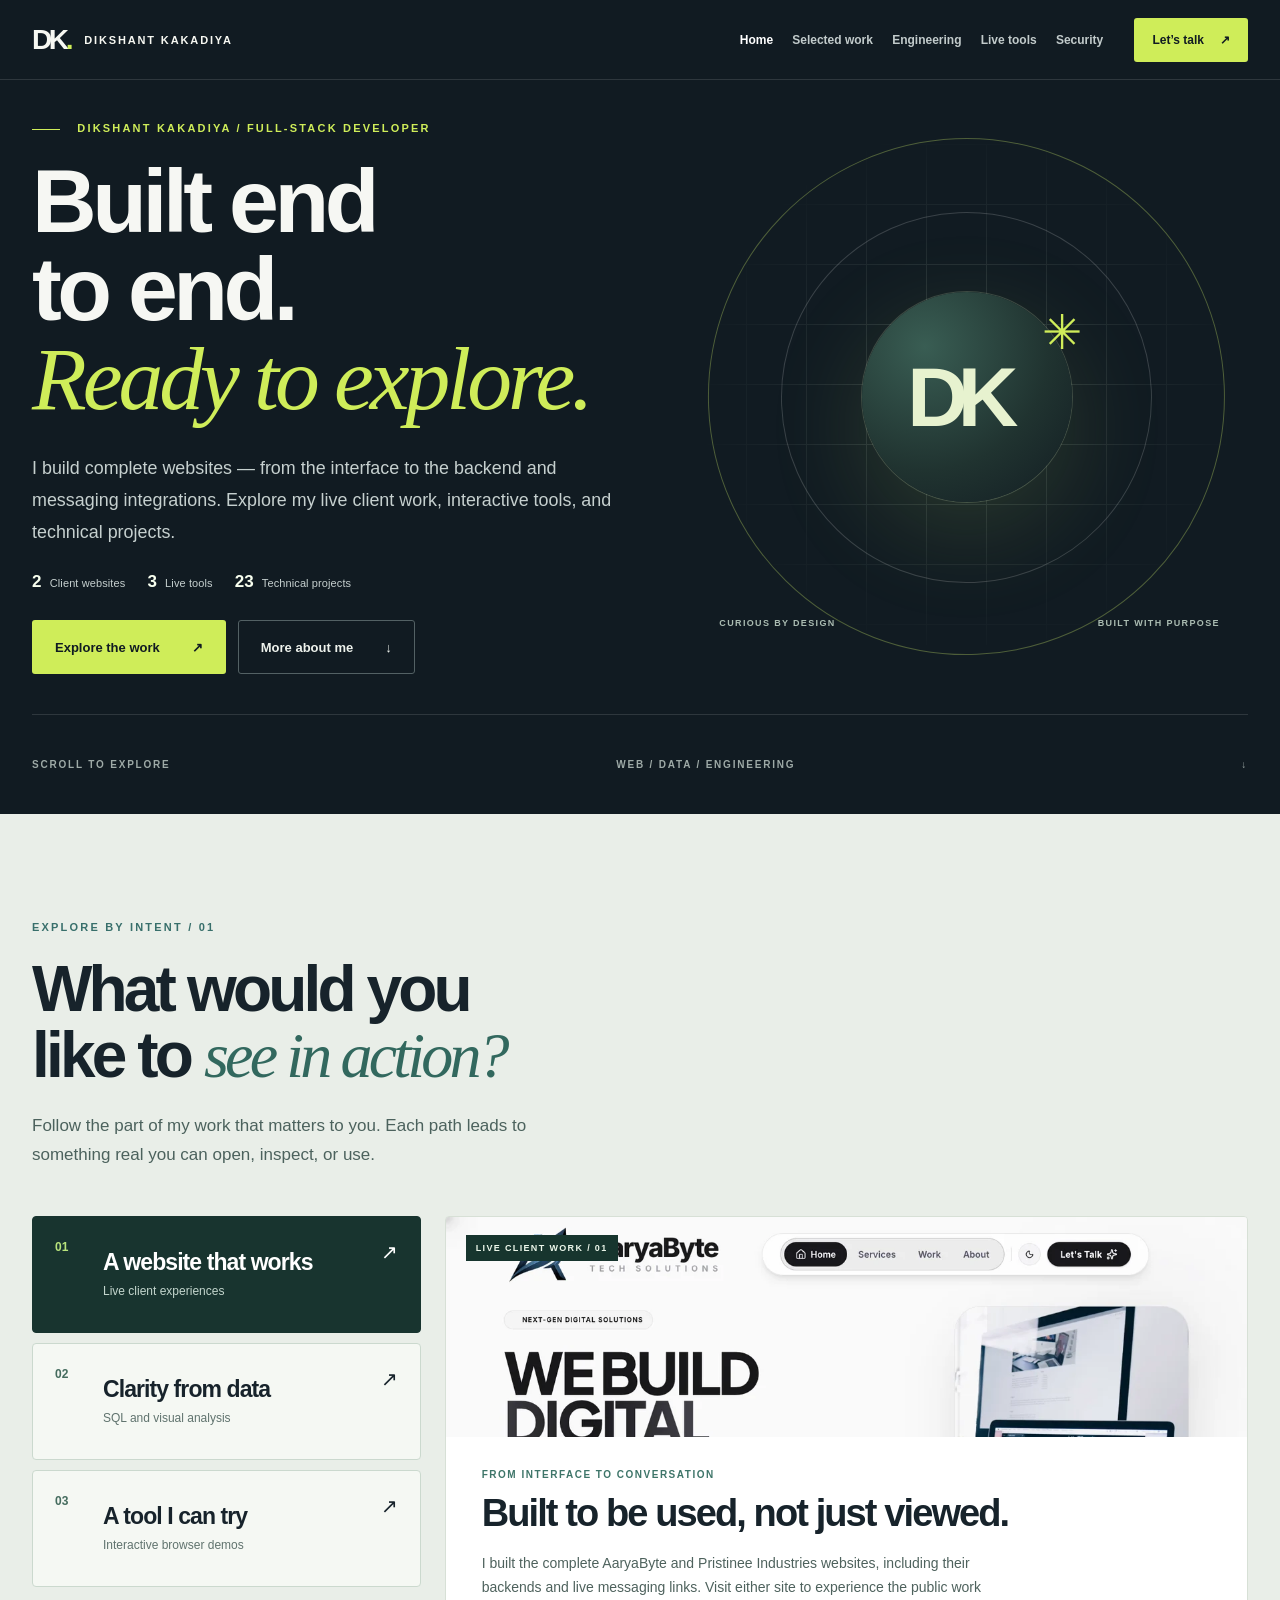
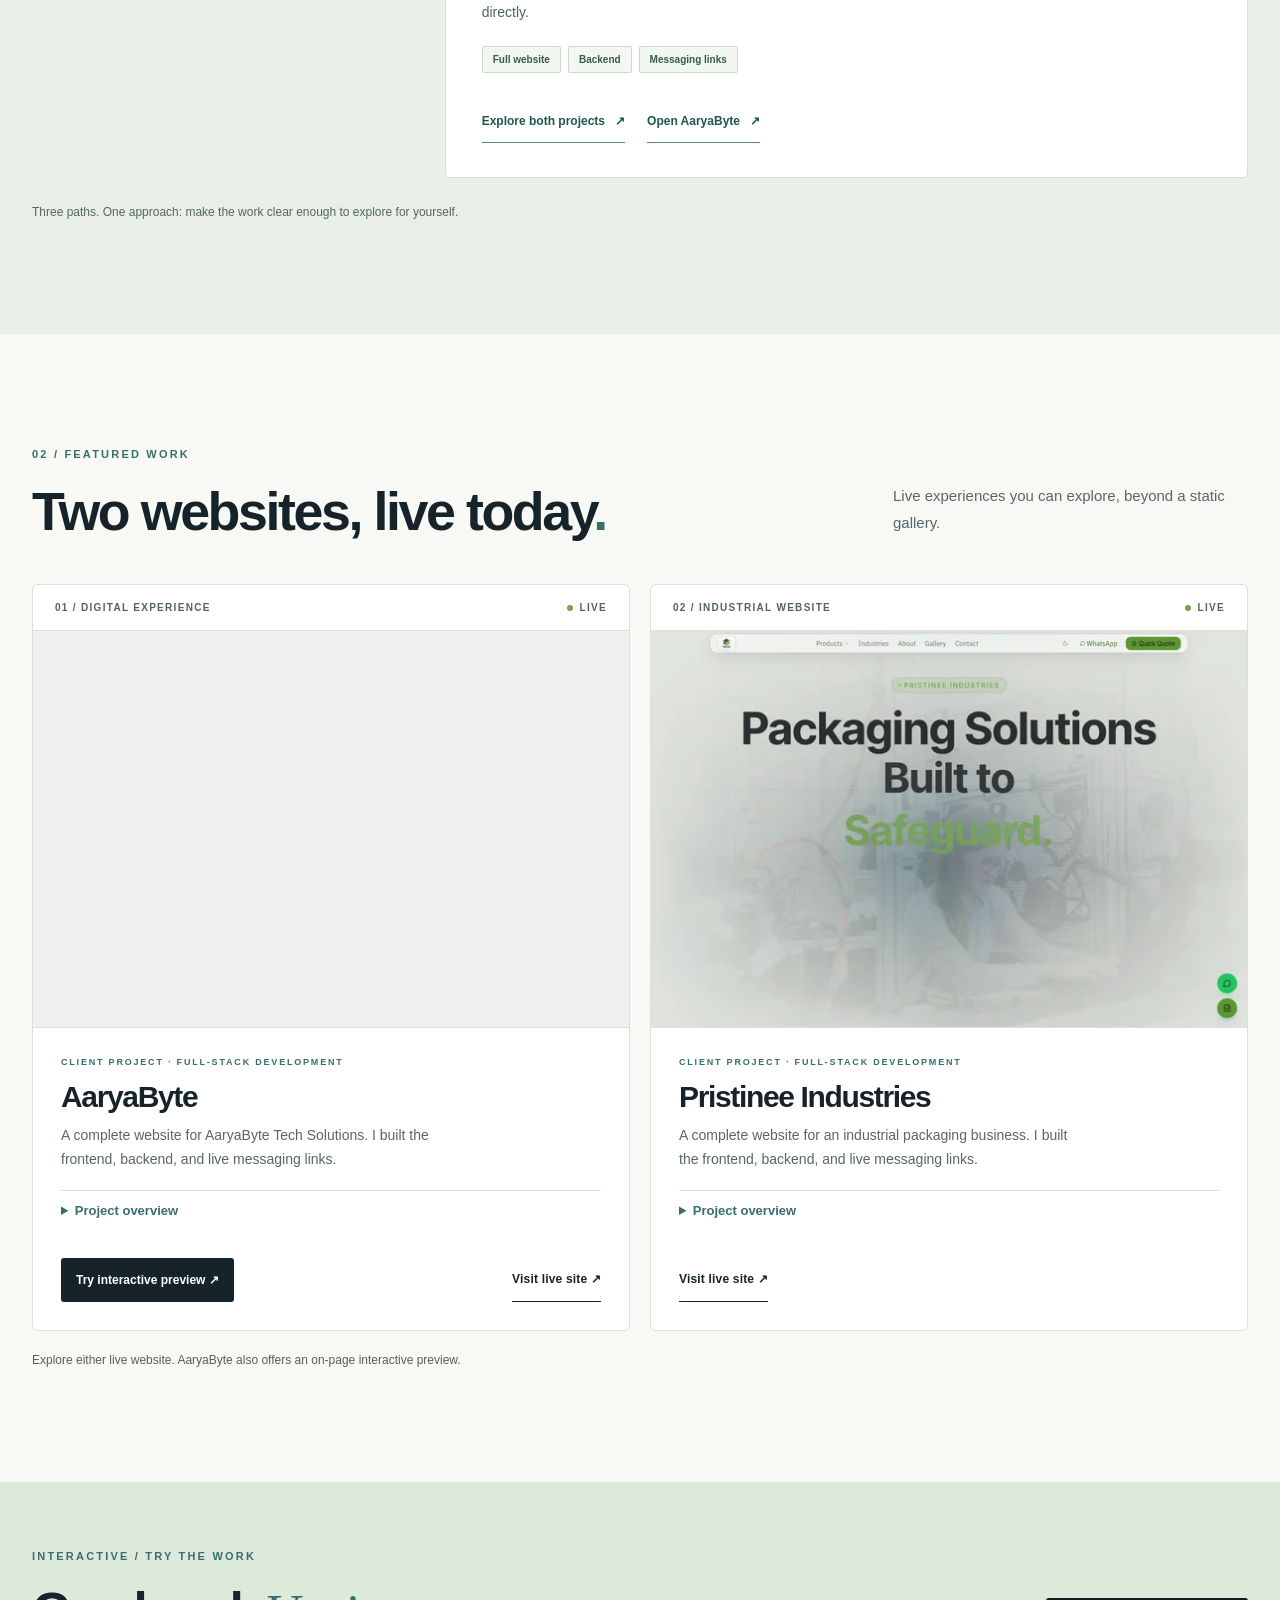
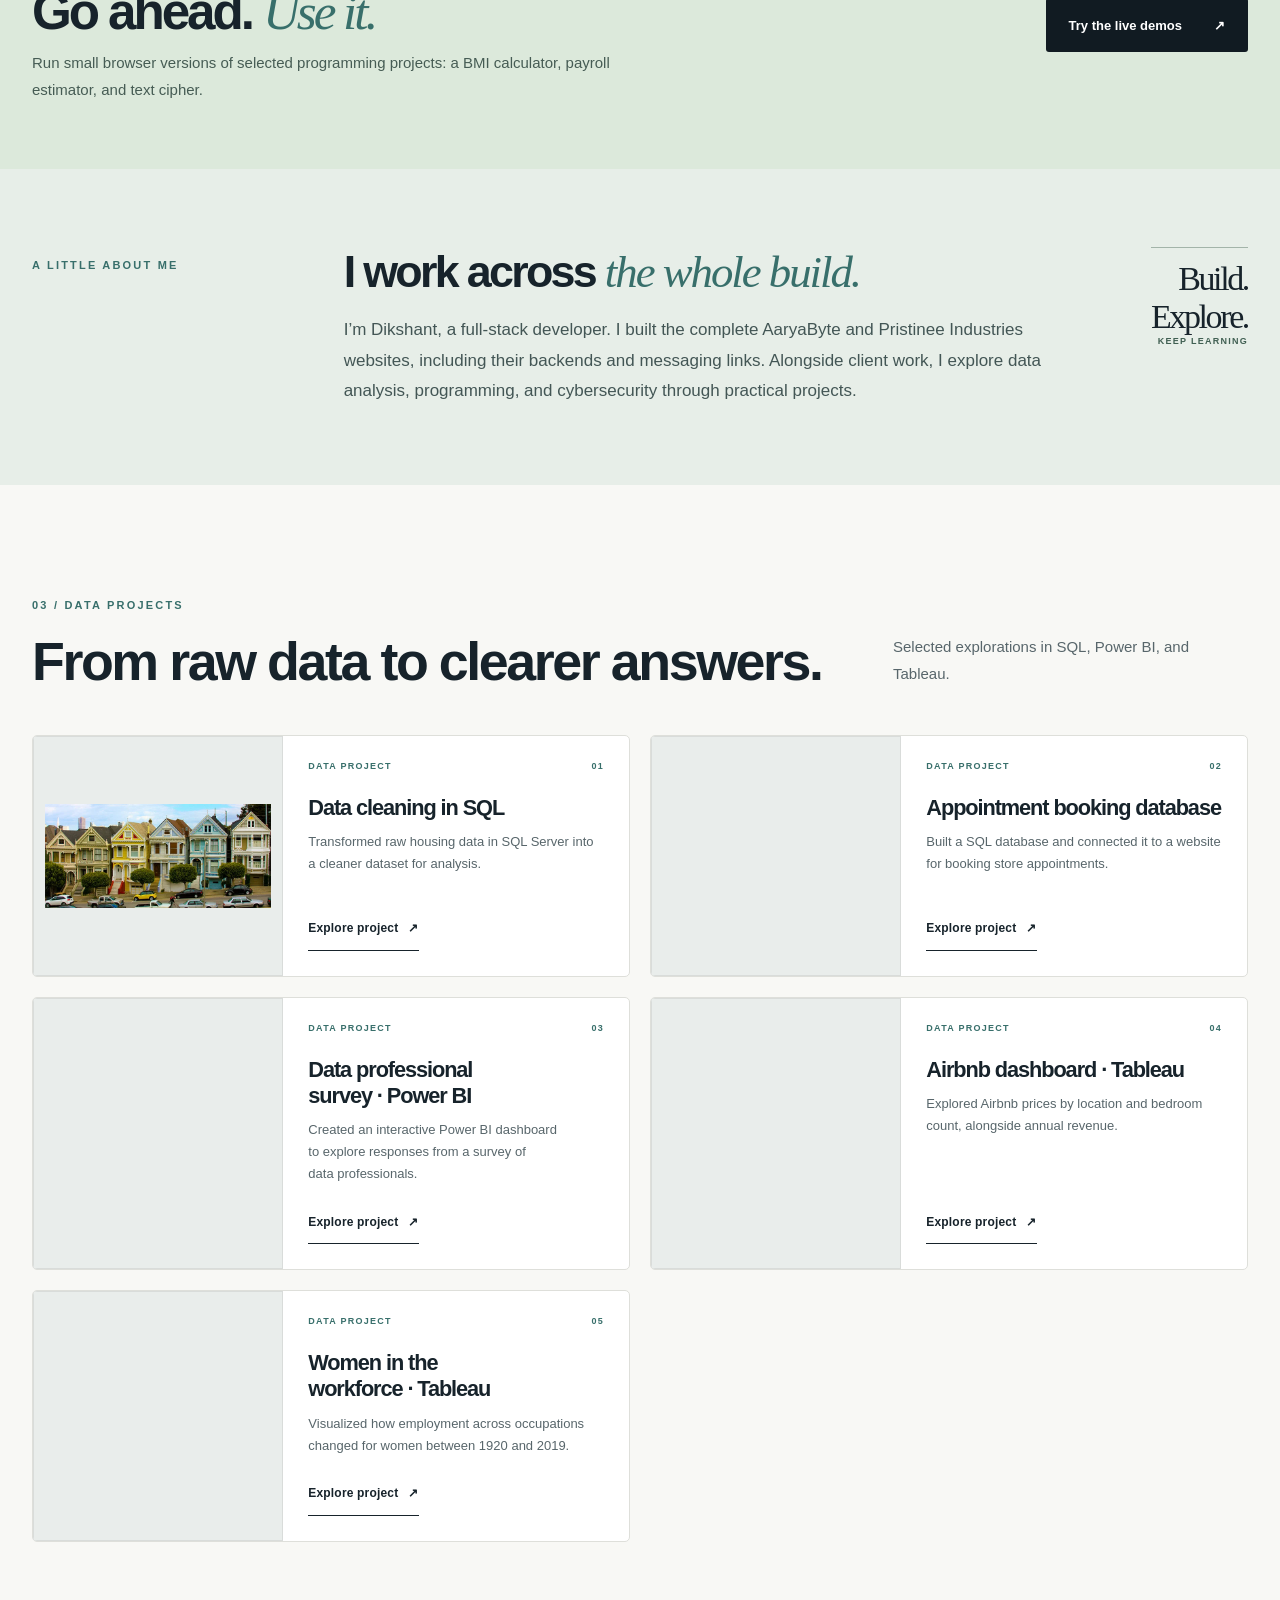
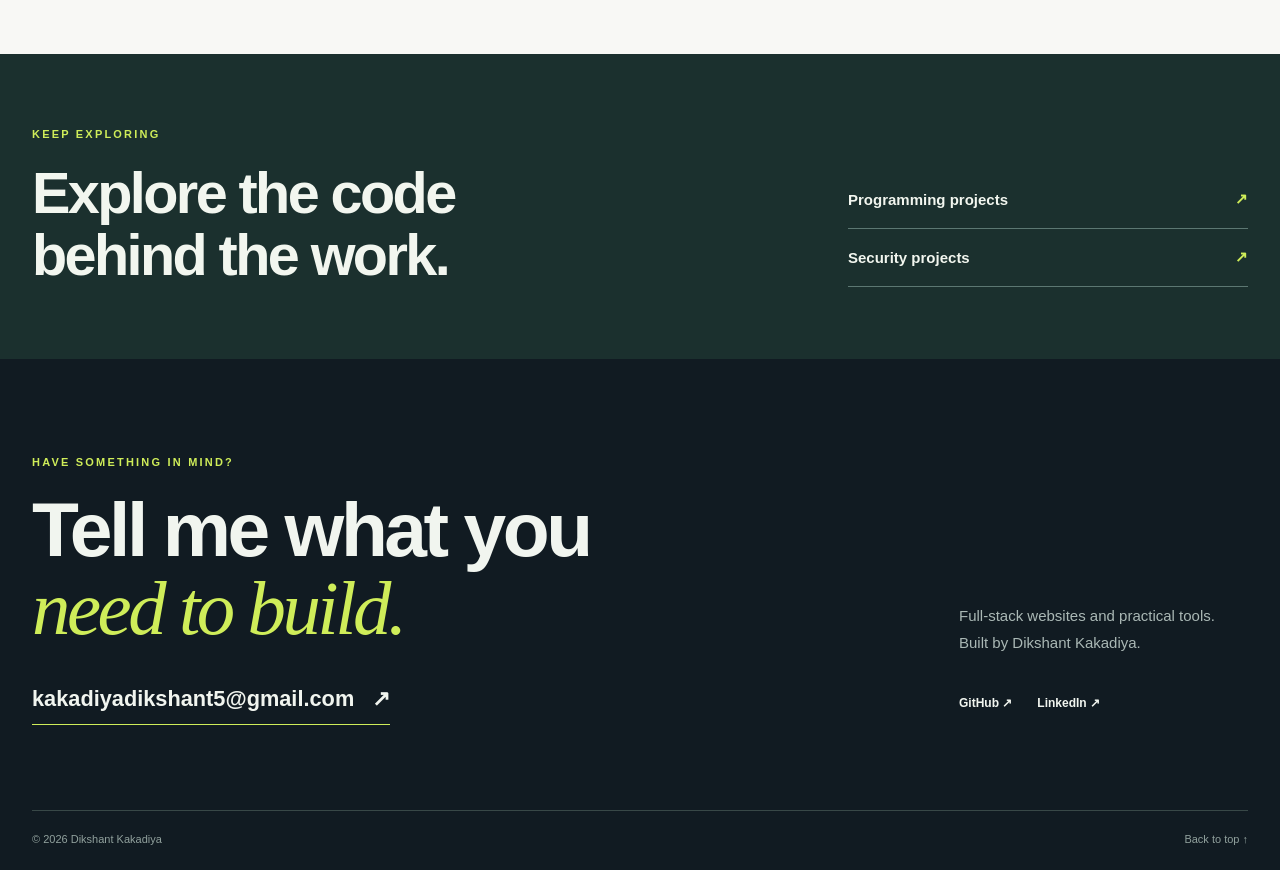
<file: index.html>
<!doctype html>
<html lang="en"><head>
<meta charset="utf-8"><script>document.documentElement.classList.add("js");</script><meta name="viewport" content="width=device-width, initial-scale=1"><meta name="theme-color" content="#111b22">
<title>Portfolio | Dikshant Kakadiya</title><meta name="description" content="A portfolio of live client websites, data analysis, programming, and cybersecurity projects.">
<link rel="stylesheet" href="assets/css/site.css"><script src="assets/js/site.js" defer></script>
<link rel="canonical" href="https://dikshantkakadiya.github.io/"><link rel="icon" href="/favicon.svg" type="image/svg+xml"><link rel="icon" href="/favicon.png" type="image/png"><link rel="apple-touch-icon" href="/apple-touch-icon.png">
<meta property="og:type" content="website"><meta property="og:site_name" content="Dikshant Kakadiya"><meta property="og:title" content="Portfolio | Dikshant Kakadiya"><meta property="og:description" content="A portfolio of live client websites, data analysis, programming, and cybersecurity projects."><meta property="og:url" content="https://dikshantkakadiya.github.io/"><meta property="og:image" content="https://dikshantkakadiya.github.io/images/social-preview.jpg"><meta property="og:image:width" content="1200"><meta property="og:image:height" content="630"><meta property="og:image:alt" content="Dikshant Kakadiya — Full-stack developer. Client websites, data and interactive tools."><meta name="twitter:card" content="summary_large_image">
<script type="application/ld+json">{"@context": "https://schema.org", "@type": "Person", "name": "Dikshant Kakadiya", "url": "https://dikshantkakadiya.github.io/", "jobTitle": "Full-stack developer", "sameAs": ["https://github.com/DikshantKakadiya", "https://www.linkedin.com/in/dikshant-kakadiya-45a0a7180/"]}</script></head><body><a class="skip-link" href="#main">Skip to content</a>
<header class="site-header" id="top">
  <div class="shell nav-shell">
    <a class="brand" href="index.html"><span class="brand-mark">DK<span>.</span></span> <span class="brand-name">Dikshant Kakadiya</span></a>
    <button class="menu-toggle" type="button" aria-controls="primary-nav" aria-expanded="false" aria-label="Open menu"><span></span><span></span></button>
    <nav class="primary-nav" id="primary-nav" aria-label="Main navigation"><a href="index.html" aria-current="page">Home</a><a href="index.html#featured">Selected work</a><a href="engineering.html">Engineering</a><a href="engineering.html#live-demos">Live tools</a><a href="elements.html">Security</a><a class="nav-contact" href="#contact">Let’s talk <span aria-hidden="true">↗</span></a></nav>
  </div>
</header><main id="main" tabindex="-1"><section class="hero"><div class="shell hero-inner"><div class="hero-copy"><p class="eyebrow light"><span class="eyebrow-line"></span> Dikshant Kakadiya / Full-stack developer</p><h1>Built end to end.<br><em>Ready to explore.</em></h1><p class="hero-lead">I build complete websites — from the interface to the backend and messaging integrations. Explore my live client work, interactive tools, and technical projects.</p><div class="hero-proof"><span><strong>2</strong> Client websites</span><span><strong>3</strong> Live tools</span><span><strong>23</strong> Technical projects</span></div><div class="hero-actions"><a class="button button-light" href="#featured">Explore the work <span aria-hidden="true">↗</span></a><a class="button button-quiet" href="#about">More about me <span aria-hidden="true">↓</span></a></div></div><div class="hero-visual" aria-hidden="true"><div class="visual-grid"></div><span class="hero-orbit orbit-a"></span><span class="hero-orbit orbit-b"></span><div class="visual-core"><span>DK</span><span class="core-star">✳</span></div><div class="visual-label"><span>CURIOUS BY DESIGN</span><span>BUILT WITH PURPOSE</span></div></div></div><div class="shell hero-bottom"><span>SCROLL TO EXPLORE</span><span>WEB / DATA / ENGINEERING</span><span>↓</span></div></section><section class="section story-section" id="explore" aria-labelledby="story-heading"><div class="shell"><div class="story-intro"><p class="eyebrow">Explore by intent / 01</p><h2 id="story-heading">What would you like to <em>see in action?</em></h2><p>Follow the part of my work that matters to you. Each path leads to something real you can open, inspect, or use.</p></div><div class="story-layout"><div class="story-choices" role="tablist" aria-label="Choose a work path"><button class="story-choice" id="story-tab-web" type="button" role="tab" aria-controls="story-panel-web" aria-selected="true" tabindex="0"><span class="story-count">01</span><span><strong>A website that works</strong><small>Live client experiences</small></span><span class="story-arrow" aria-hidden="true">↗</span></button><button class="story-choice" id="story-tab-data" type="button" role="tab" aria-controls="story-panel-data" aria-selected="false" tabindex="-1"><span class="story-count">02</span><span><strong>Clarity from data</strong><small>SQL and visual analysis</small></span><span class="story-arrow" aria-hidden="true">↗</span></button><button class="story-choice" id="story-tab-tools" type="button" role="tab" aria-controls="story-panel-tools" aria-selected="false" tabindex="-1"><span class="story-count">03</span><span><strong>A tool I can try</strong><small>Interactive browser demos</small></span><span class="story-arrow" aria-hidden="true">↗</span></button></div><div class="story-panels"><article class="story-panel" id="story-panel-web" role="tabpanel" aria-labelledby="story-tab-web" tabindex="0"><div class="story-media"><img src="images/optimized/aarya-1200.webp" width="1200" height="800" alt="AaryaByte website homepage" loading="lazy" decoding="async"><span>LIVE CLIENT WORK / 01</span></div><div class="story-body"><p class="story-kicker">From interface to conversation</p><h3>Built to be used, not just viewed.</h3><p>I built the complete AaryaByte and Pristinee Industries websites, including their backends and live messaging links. Visit either site to experience the public work directly.</p><div class="story-evidence"><span>Full website</span><span>Backend</span><span>Messaging links</span></div><div class="story-links"><a href="#featured">Explore both projects <span aria-hidden="true">↗</span></a><a href="https://aaryabyte.com/" target="_blank" rel="noopener noreferrer">Open AaryaByte <span aria-hidden="true">↗</span></a></div></div></article><article class="story-panel" id="story-panel-data" role="tabpanel" aria-labelledby="story-tab-data" tabindex="0"><div class="story-media"><img src="images/optimized/survey-960.webp" width="960" height="555" alt="Preview of a Power BI survey dashboard" loading="lazy" decoding="async"><span>DATA EXPLORATION / 02</span></div><div class="story-body"><p class="story-kicker">From raw information to a useful view</p><h3>Find the signal in the details.</h3><p>My data projects move between SQL cleaning and visual analysis in Power BI and Tableau. Open the projects to see the actual files and the questions they explore.</p><div class="story-evidence"><span>SQL</span><span>Power BI</span><span>Tableau</span></div><div class="story-links"><a href="#data">Explore data projects <span aria-hidden="true">↗</span></a></div></div></article><article class="story-panel" id="story-panel-tools" role="tabpanel" aria-labelledby="story-tab-tools" tabindex="0"><div class="story-media story-media-code" aria-hidden="true"><div><span class="code-prompt">&gt;_</span><span class="code-output">input → logic → result</span><span class="code-cursor"></span></div><span>LIVE BROWSER TOOLS / 03</span></div><div class="story-body"><p class="story-kicker">From code to interaction</p><h3>Put the work to the test.</h3><p>Try browser versions of three programming projects: calculate BMI, estimate hourly pay, or transform text with a cipher. Enter your own values and see the result immediately.</p><div class="story-evidence"><span>BMI calculator</span><span>Pay estimator</span><span>Text cipher</span></div><div class="story-links"><a href="engineering.html#live-demos">Try the live tools <span aria-hidden="true">↗</span></a><a href="engineering.html#projects">Browse code projects <span aria-hidden="true">↗</span></a></div></div></article></div></div><p class="story-footnote">Three paths. One approach: make the work clear enough to explore for yourself.</p></div></section><section class="section featured-section" id="featured"><div class="shell"><div class="section-head"><div><p class="eyebrow">02 / Featured work</p><h2>Two websites, live today<span class="accent-dot">.</span></h2></div><p>Live experiences you can explore, beyond a static gallery.</p></div>
<div class="client-grid">
<article class="client-card aarya-card"><div class="client-top"><span class="client-index">01 / Digital experience</span><span class="client-status"><i></i> Live</span></div><a class="client-screenshot" href="https://aaryabyte.com/" target="_blank" rel="noopener noreferrer"><img class="" src="images/optimized/aarya-1200.webp" srcset="images/optimized/aarya-600.webp 600w, images/optimized/aarya-1200.webp 1200w" sizes="(max-width: 760px) calc(100vw - 32px), (max-width: 1100px) 45vw, 600px" width="1200" height="800" alt="AaryaByte website homepage built by Dikshant Kakadiya" loading="lazy" decoding="async"></a><div class="client-bottom"><div><p class="eyebrow">Client project · Full-stack development</p><h3>AaryaByte</h3><p>A complete website for AaryaByte Tech Solutions. I built the frontend, backend, and live messaging links.</p><details class="case-details"><summary>Project overview</summary><dl><div><dt>My role</dt><dd>Complete website, backend, and messaging links.</dd></div><div><dt>Experience</dt><dd>Explore the agency’s services and work, then use the live contact links to connect.</dd></div><div><dt>Source</dt><dd>Private client work. Explore the public website using the live links.</dd></div></dl></details></div><div class="client-actions"><button class="preview-trigger" type="button" data-preview="aarya" aria-label="Try interactive preview of AaryaByte">Try interactive preview <span aria-hidden="true">↗</span></button><a class="text-link" href="https://aaryabyte.com/" target="_blank" rel="noopener noreferrer">Visit live site ↗</a></div></div></article>
<article class="client-card pristine-card"><div class="client-top"><span class="client-index">02 / Industrial website</span><span class="client-status"><i></i> Live</span></div><a class="client-screenshot" href="https://www.pristineeindustries.com/" target="_blank" rel="noopener noreferrer"><img class="" src="images/optimized/pristine-1200.webp" srcset="images/optimized/pristine-600.webp 600w, images/optimized/pristine-1200.webp 1200w" sizes="(max-width: 760px) calc(100vw - 32px), (max-width: 1100px) 45vw, 600px" width="1200" height="800" alt="Pristinee Industries website homepage built by Dikshant Kakadiya" loading="lazy" decoding="async"></a><div class="client-bottom"><div><p class="eyebrow">Client project · Full-stack development</p><h3>Pristinee Industries</h3><p>A complete website for an industrial packaging business. I built the frontend, backend, and live messaging links.</p><details class="case-details"><summary>Project overview</summary><dl><div><dt>My role</dt><dd>Complete website, backend, and messaging links.</dd></div><div><dt>Experience</dt><dd>Browse packaging products and industry applications, then reach the business through its live messaging links.</dd></div><div><dt>Source</dt><dd>Private client work. Explore the public website using the live links.</dd></div></dl></details></div><div class="client-actions"><a class="text-link" href="https://www.pristineeindustries.com/" target="_blank" rel="noopener noreferrer">Visit live site ↗</a></div></div></article>
</div><p class="preview-note">Explore either live website. AaryaByte also offers an on-page interactive preview.</p></div></section><section class="section live-teaser" id="live-demos"><div class="shell live-teaser-inner"><div><p class="eyebrow">Interactive / Try the work</p><h2>Go ahead. <em>Use it.</em></h2><p>Run small browser versions of selected programming projects: a BMI calculator, payroll estimator, and text cipher.</p></div><a class="button demo-link" href="engineering.html#live-demos">Try the live demos <span aria-hidden="true">↗</span></a></div></section><section class="intro-band" id="about"><div class="shell intro-layout"><p class="eyebrow">A little about me</p><div><h2>I work across <em>the whole build.</em></h2><p>I’m Dikshant, a full-stack developer. I built the complete AaryaByte and Pristinee Industries websites, including their backends and messaging links. Alongside client work, I explore data analysis, programming, and cybersecurity through practical projects.</p></div><div class="intro-number"><span>Build.<br>Explore.</span><small>KEEP LEARNING</small></div></div></section><section class="section" id="data"><div class="shell"><div class="section-head"><div><p class="eyebrow">03 / Data projects</p><h2>From raw data to clearer answers.</h2></div><p>Selected explorations in SQL, Power BI, and Tableau.</p></div><div class="project-grid"><article class="project-card"><div class="project-image"><img class="" src="images/optimized/housing-960.webp" srcset="images/optimized/housing-480.webp 480w, images/optimized/housing-960.webp 666w" sizes="(max-width: 760px) calc(100vw - 32px), (max-width: 1100px) 45vw, 600px" width="666" height="305" alt="Preview of Data cleaning in SQL" loading="lazy" decoding="async"></div><div class="project-copy"><div class="card-meta"><span>Data project</span><span>01</span></div><h3>Data cleaning in SQL</h3><p>Transformed raw housing data in SQL Server into a cleaner dataset for analysis.</p><a class="text-link" href="https://github.com/DikshantKakadiya/Portfolio/blob/SQL/clean_data.sql" target="_blank" rel="noopener noreferrer" aria-label="Explore project: Data cleaning in SQL on GitHub">Explore project <span aria-hidden="true">↗</span></a></div></article><article class="project-card"><div class="project-image"><img class="" src="images/optimized/booking-960.webp" srcset="images/optimized/booking-480.webp 480w, images/optimized/booking-960.webp 768w" sizes="(max-width: 760px) calc(100vw - 32px), (max-width: 1100px) 45vw, 600px" width="768" height="432" alt="Preview of Appointment booking database" loading="lazy" decoding="async"></div><div class="project-copy"><div class="card-meta"><span>Data project</span><span>02</span></div><h3>Appointment booking database</h3><p>Built a SQL database and connected it to a website for booking store appointments.</p><a class="text-link" href="https://github.com/DikshantKakadiya/Portfolio/tree/Booking-Website-SQL" target="_blank" rel="noopener noreferrer" aria-label="Explore project: Appointment booking database on GitHub">Explore project <span aria-hidden="true">↗</span></a></div></article><article class="project-card"><div class="project-image"><img class="" src="images/optimized/survey-960.webp" srcset="images/optimized/survey-480.webp 480w, images/optimized/survey-960.webp 960w" sizes="(max-width: 760px) calc(100vw - 32px), (max-width: 1100px) 45vw, 600px" width="960" height="555" alt="Preview of Data professional survey · Power BI" loading="lazy" decoding="async"></div><div class="project-copy"><div class="card-meta"><span>Data project</span><span>03</span></div><h3>Data professional survey · Power BI</h3><p>Created an interactive Power BI dashboard to explore responses from a survey of data professionals.</p><a class="text-link" href="https://github.com/DikshantKakadiya/Portfolio/blob/Power-Bi/Data%20Professional%20Survey%20Project%20Power%20bi.pbix" target="_blank" rel="noopener noreferrer" aria-label="Explore project: Data professional survey · Power BI on GitHub">Explore project <span aria-hidden="true">↗</span></a></div></article><article class="project-card"><div class="project-image"><img class="" src="images/optimized/airbnb-960.webp" srcset="images/optimized/airbnb-480.webp 480w, images/optimized/airbnb-960.webp 960w" sizes="(max-width: 760px) calc(100vw - 32px), (max-width: 1100px) 45vw, 600px" width="960" height="525" alt="Preview of Airbnb dashboard · Tableau" loading="lazy" decoding="async"></div><div class="project-copy"><div class="card-meta"><span>Data project</span><span>04</span></div><h3>Airbnb dashboard · Tableau</h3><p>Explored Airbnb prices by location and bedroom count, alongside annual revenue.</p><a class="text-link" href="https://github.com/DikshantKakadiya/Portfolio/blob/tableau/Airbnb%20dashboard%20project.twb" target="_blank" rel="noopener noreferrer" aria-label="Explore project: Airbnb dashboard · Tableau on GitHub">Explore project <span aria-hidden="true">↗</span></a></div></article><article class="project-card"><div class="project-image"><img class="" src="images/optimized/top-960.webp" srcset="images/optimized/top-480.webp 480w, images/optimized/top-960.webp 960w" sizes="(max-width: 760px) calc(100vw - 32px), (max-width: 1100px) 45vw, 600px" width="960" height="560" alt="Preview of Women in the workforce · Tableau" loading="lazy" decoding="async"></div><div class="project-copy"><div class="card-meta"><span>Data project</span><span>05</span></div><h3>Women in the workforce · Tableau</h3><p>Visualized how employment across occupations changed for women between 1920 and 2019.</p><a class="text-link" href="https://github.com/DikshantKakadiya/Portfolio/blob/tableau/220519_INFODES_SOCIAL_ADSP22_KAKADIYA_DIKSHANT.twb" target="_blank" rel="noopener noreferrer" aria-label="Explore project: Women in the workforce · Tableau on GitHub">Explore project <span aria-hidden="true">↗</span></a></div></article></div></div></section><section class="more-work"><div class="shell more-work-inner"><div><p class="eyebrow light">Keep exploring</p><h2>Explore the code<br>behind the work.</h2></div><div class="more-links"><a href="engineering.html#projects">Programming projects <span>↗</span></a><a href="elements.html">Security projects <span>↗</span></a></div></div></section></main><footer class="site-footer" id="contact">
  <div class="shell footer-main"><div><p class="eyebrow light">Have something in mind?</p><h2>Tell me what you<br><em>need to build.</em></h2><a class="footer-mail" href="mailto:kakadiyadikshant5@gmail.com">kakadiyadikshant5@gmail.com <span aria-hidden="true">↗</span></a></div><div class="footer-side"><p>Full-stack websites and practical tools. Built by Dikshant Kakadiya.</p><div class="footer-social"><a href="https://github.com/DikshantKakadiya" target="_blank" rel="noopener noreferrer">GitHub ↗</a><a href="https://www.linkedin.com/in/dikshant-kakadiya-45a0a7180/" target="_blank" rel="noopener noreferrer">LinkedIn ↗</a></div></div></div>
  <div class="shell footer-bottom"><span>© <span id="year">2026</span> Dikshant Kakadiya</span><a href="#top">Back to top ↑</a></div>
</footer><dialog class="preview-dialog" id="preview-dialog" aria-labelledby="preview-title"><div class="preview-bar"><div><span class="preview-live"><i></i> LIVE PREVIEW</span><strong id="preview-title">AaryaByte</strong></div><div class="preview-controls"><a href="https://aaryabyte.com/" target="_blank" rel="noopener noreferrer">Open full site ↗</a><button type="button" id="close-preview" aria-label="Close preview">✕</button></div></div><p class="preview-loading" role="status">Loading the live website…</p><iframe sandbox="allow-scripts allow-same-origin allow-forms allow-popups allow-popups-to-escape-sandbox" title="Interactive preview of AaryaByte" loading="lazy" referrerpolicy="strict-origin-when-cross-origin"></iframe><p class="preview-fallback">If the embedded preview does not load, <a href="https://aaryabyte.com/" target="_blank" rel="noopener noreferrer">open the full live site ↗</a></p></dialog></body></html>
</file>
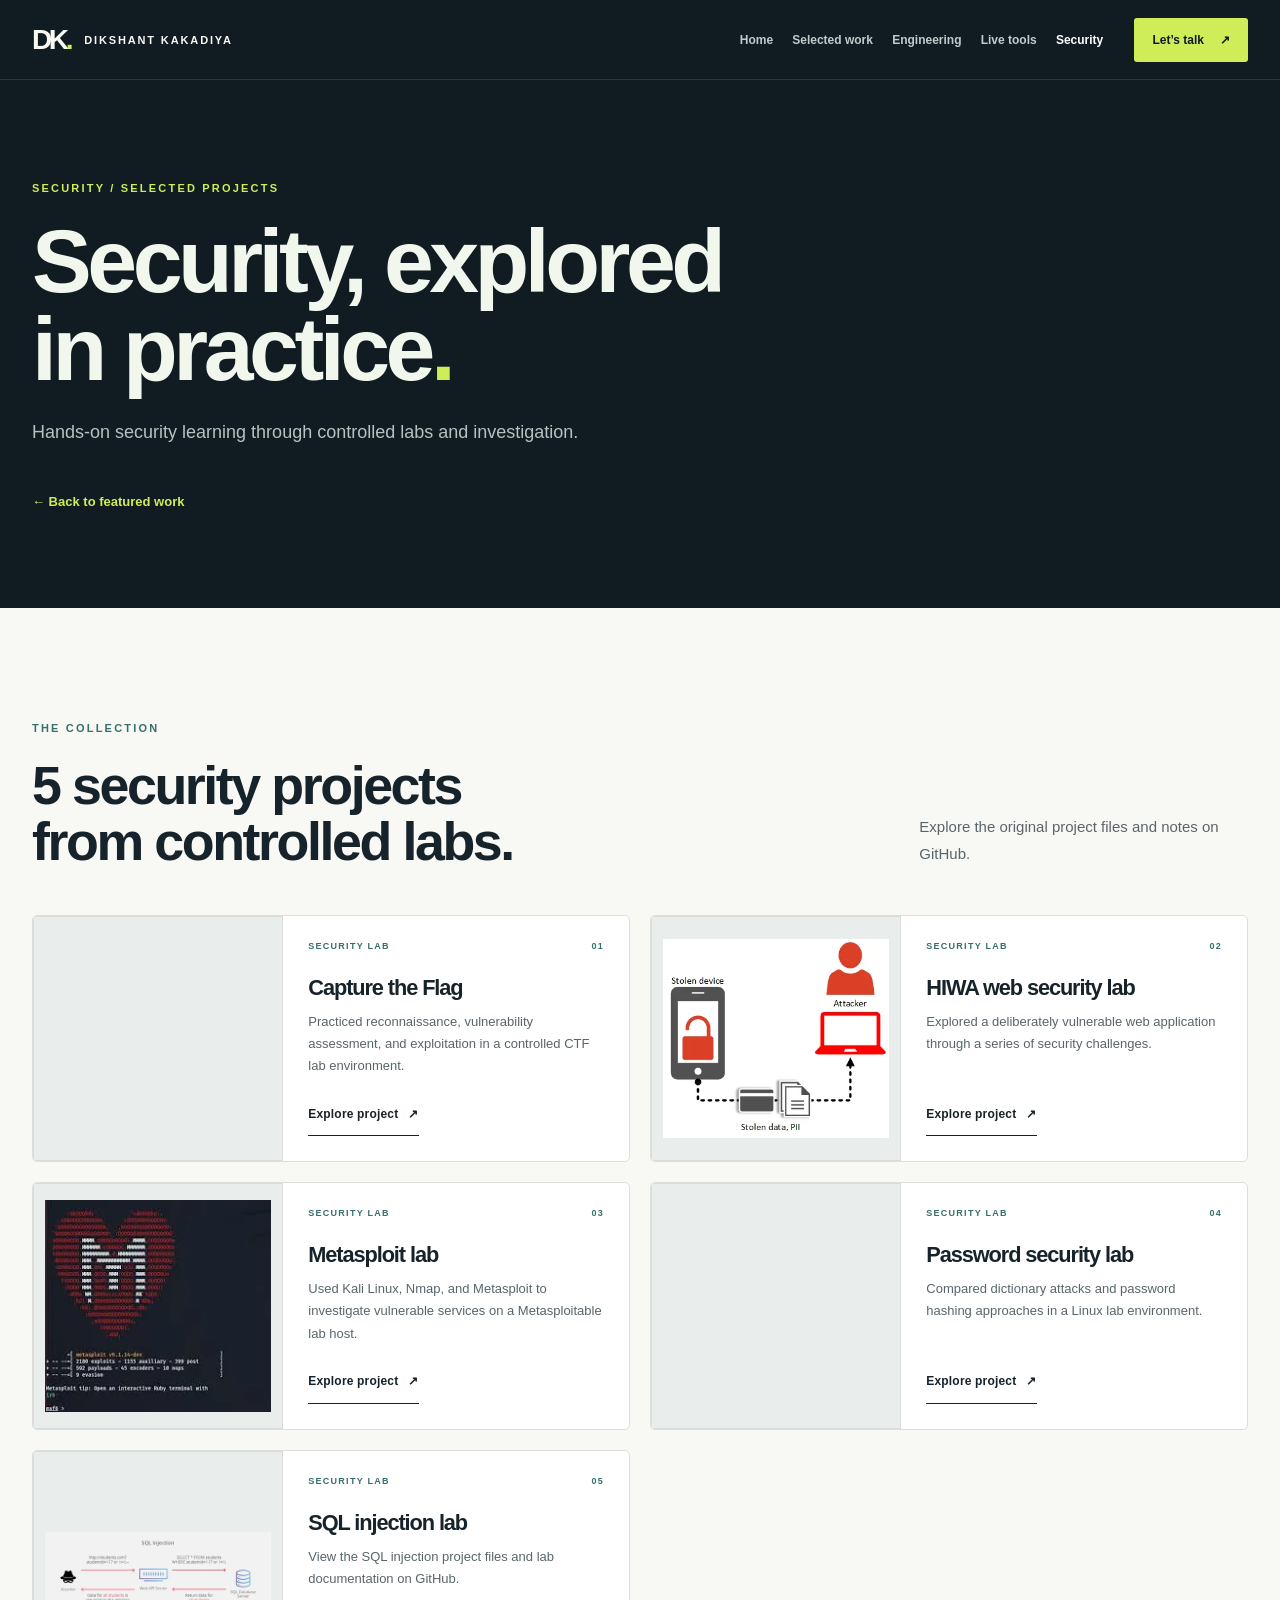
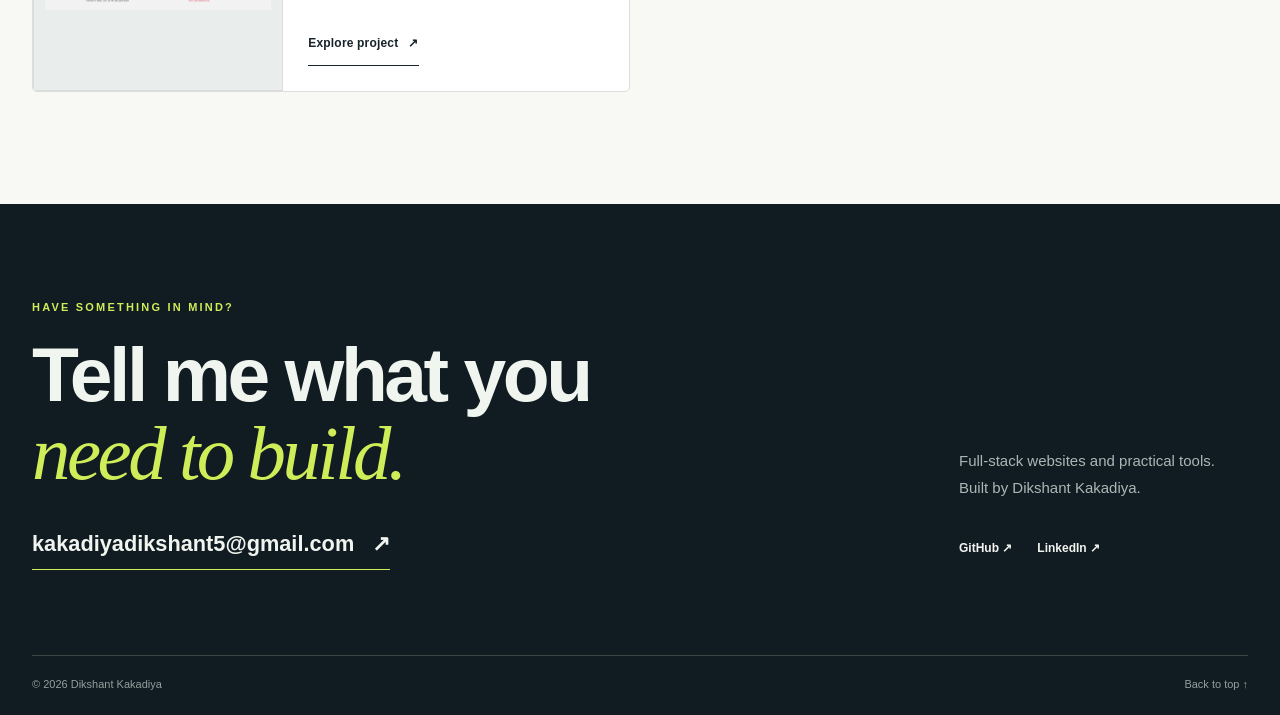
<file: elements.html>
<!doctype html>
<html lang="en"><head>
<meta charset="utf-8"><script>document.documentElement.classList.add("js");</script><meta name="viewport" content="width=device-width, initial-scale=1"><meta name="theme-color" content="#111b22">
<title>Security projects | Dikshant Kakadiya</title><meta name="description" content="Cybersecurity research and controlled lab projects.">
<link rel="stylesheet" href="assets/css/site.css"><script src="assets/js/site.js" defer></script>
<link rel="canonical" href="https://dikshantkakadiya.github.io/elements.html"><link rel="icon" href="/favicon.svg" type="image/svg+xml"><link rel="icon" href="/favicon.png" type="image/png"><link rel="apple-touch-icon" href="/apple-touch-icon.png">
<meta property="og:type" content="website"><meta property="og:site_name" content="Dikshant Kakadiya"><meta property="og:title" content="Security projects | Dikshant Kakadiya"><meta property="og:description" content="Cybersecurity research and controlled lab projects."><meta property="og:url" content="https://dikshantkakadiya.github.io/elements.html"><meta property="og:image" content="https://dikshantkakadiya.github.io/images/social-preview.jpg"><meta property="og:image:width" content="1200"><meta property="og:image:height" content="630"><meta property="og:image:alt" content="Dikshant Kakadiya — Full-stack developer. Client websites, data and interactive tools."><meta name="twitter:card" content="summary_large_image">
</head><body><a class="skip-link" href="#main">Skip to content</a>
<header class="site-header" id="top">
  <div class="shell nav-shell">
    <a class="brand" href="index.html"><span class="brand-mark">DK<span>.</span></span> <span class="brand-name">Dikshant Kakadiya</span></a>
    <button class="menu-toggle" type="button" aria-controls="primary-nav" aria-expanded="false" aria-label="Open menu"><span></span><span></span></button>
    <nav class="primary-nav" id="primary-nav" aria-label="Main navigation"><a href="index.html">Home</a><a href="index.html#featured">Selected work</a><a href="engineering.html">Engineering</a><a href="engineering.html#live-demos">Live tools</a><a href="elements.html" aria-current="page">Security</a><a class="nav-contact" href="#contact">Let’s talk <span aria-hidden="true">↗</span></a></nav>
  </div>
</header><main id="main" tabindex="-1"><section class="subhero"><div class="shell"><p class="eyebrow light">Security / Selected projects</p><h1>Security, explored in practice<span class="accent-dot">.</span></h1><p>Hands-on security learning through controlled labs and investigation.</p><a class="subhero-back" href="index.html#featured">← Back to featured work</a></div></section><section class="section" id="projects"><div class="shell"><div class="section-head"><div><p class="eyebrow">The collection</p><h2>5 security projects from controlled labs.</h2></div><p>Explore the original project files and notes on GitHub.</p></div><div class="project-grid"><article class="project-card"><div class="project-image"><img class="" src="images/optimized/ctf-960.webp" srcset="images/optimized/ctf-480.webp 480w, images/optimized/ctf-960.webp 960w" sizes="(max-width: 760px) calc(100vw - 32px), (max-width: 1100px) 45vw, 600px" width="960" height="510" alt="Preview of Capture the Flag" loading="lazy" decoding="async"></div><div class="project-copy"><div class="card-meta"><span>Security lab</span><span>01</span></div><h3>Capture the Flag</h3><p>Practiced reconnaissance, vulnerability assessment, and exploitation in a controlled CTF lab environment.</p><a class="text-link" href="https://github.com/DikshantKakadiya/Portfolio/tree/CTF" target="_blank" rel="noopener noreferrer" aria-label="Explore project: Capture the Flag on GitHub">Explore project <span aria-hidden="true">↗</span></a></div></article><article class="project-card"><div class="project-image"><img class="" src="images/optimized/hiwa-960.webp" srcset="images/optimized/hiwa-960.webp 371w" sizes="(max-width: 760px) calc(100vw - 32px), (max-width: 1100px) 45vw, 600px" width="371" height="325" alt="Preview of HIWA web security lab" loading="lazy" decoding="async"></div><div class="project-copy"><div class="card-meta"><span>Security lab</span><span>02</span></div><h3>HIWA web security lab</h3><p>Explored a deliberately vulnerable web application through a series of security challenges.</p><a class="text-link" href="https://github.com/DikshantKakadiya/Portfolio/tree/HIWA" target="_blank" rel="noopener noreferrer" aria-label="Explore project: HIWA web security lab on GitHub">Explore project <span aria-hidden="true">↗</span></a></div></article><article class="project-card"><div class="project-image"><img class="" src="images/optimized/metasploit-960.webp" srcset="images/optimized/metasploit-960.webp 232w" sizes="(max-width: 760px) calc(100vw - 32px), (max-width: 1100px) 45vw, 600px" width="232" height="218" alt="Preview of Metasploit lab" loading="lazy" decoding="async"></div><div class="project-copy"><div class="card-meta"><span>Security lab</span><span>03</span></div><h3>Metasploit lab</h3><p>Used Kali Linux, Nmap, and Metasploit to investigate vulnerable services on a Metasploitable lab host.</p><a class="text-link" href="https://github.com/DikshantKakadiya/Portfolio/blob/Metasploit/03%20-%20metasploit.docx" target="_blank" rel="noopener noreferrer" aria-label="Explore project: Metasploit lab on GitHub">Explore project <span aria-hidden="true">↗</span></a></div></article><article class="project-card"><div class="project-image"><img class="" src="images/optimized/password-cracking-960.webp" srcset="images/optimized/password-cracking-480.webp 480w, images/optimized/password-cracking-960.webp 960w" sizes="(max-width: 760px) calc(100vw - 32px), (max-width: 1100px) 45vw, 600px" width="960" height="641" alt="Preview of Password security lab" loading="lazy" decoding="async"></div><div class="project-copy"><div class="card-meta"><span>Security lab</span><span>04</span></div><h3>Password security lab</h3><p>Compared dictionary attacks and password hashing approaches in a Linux lab environment.</p><a class="text-link" href="https://github.com/DikshantKakadiya/Portfolio/tree/pass-cracking" target="_blank" rel="noopener noreferrer" aria-label="Explore project: Password security lab on GitHub">Explore project <span aria-hidden="true">↗</span></a></div></article><article class="project-card"><div class="project-image"><img class="" src="images/optimized/sql-injection-960.webp" srcset="images/optimized/sql-injection-480.webp 480w, images/optimized/sql-injection-960.webp 960w" sizes="(max-width: 760px) calc(100vw - 32px), (max-width: 1100px) 45vw, 600px" width="960" height="331" alt="Preview of SQL injection lab" loading="lazy" decoding="async"></div><div class="project-copy"><div class="card-meta"><span>Security lab</span><span>05</span></div><h3>SQL injection lab</h3><p>View the SQL injection project files and lab documentation on GitHub.</p><a class="text-link" href="https://github.com/DikshantKakadiya/Portfolio/tree/SQL-Injection-Attack" target="_blank" rel="noopener noreferrer" aria-label="Explore project: SQL injection lab on GitHub">Explore project <span aria-hidden="true">↗</span></a></div></article></div></div></section></main><footer class="site-footer" id="contact">
  <div class="shell footer-main"><div><p class="eyebrow light">Have something in mind?</p><h2>Tell me what you<br><em>need to build.</em></h2><a class="footer-mail" href="mailto:kakadiyadikshant5@gmail.com">kakadiyadikshant5@gmail.com <span aria-hidden="true">↗</span></a></div><div class="footer-side"><p>Full-stack websites and practical tools. Built by Dikshant Kakadiya.</p><div class="footer-social"><a href="https://github.com/DikshantKakadiya" target="_blank" rel="noopener noreferrer">GitHub ↗</a><a href="https://www.linkedin.com/in/dikshant-kakadiya-45a0a7180/" target="_blank" rel="noopener noreferrer">LinkedIn ↗</a></div></div></div>
  <div class="shell footer-bottom"><span>© <span id="year">2026</span> Dikshant Kakadiya</span><a href="#top">Back to top ↑</a></div>
</footer></body></html>
</file>
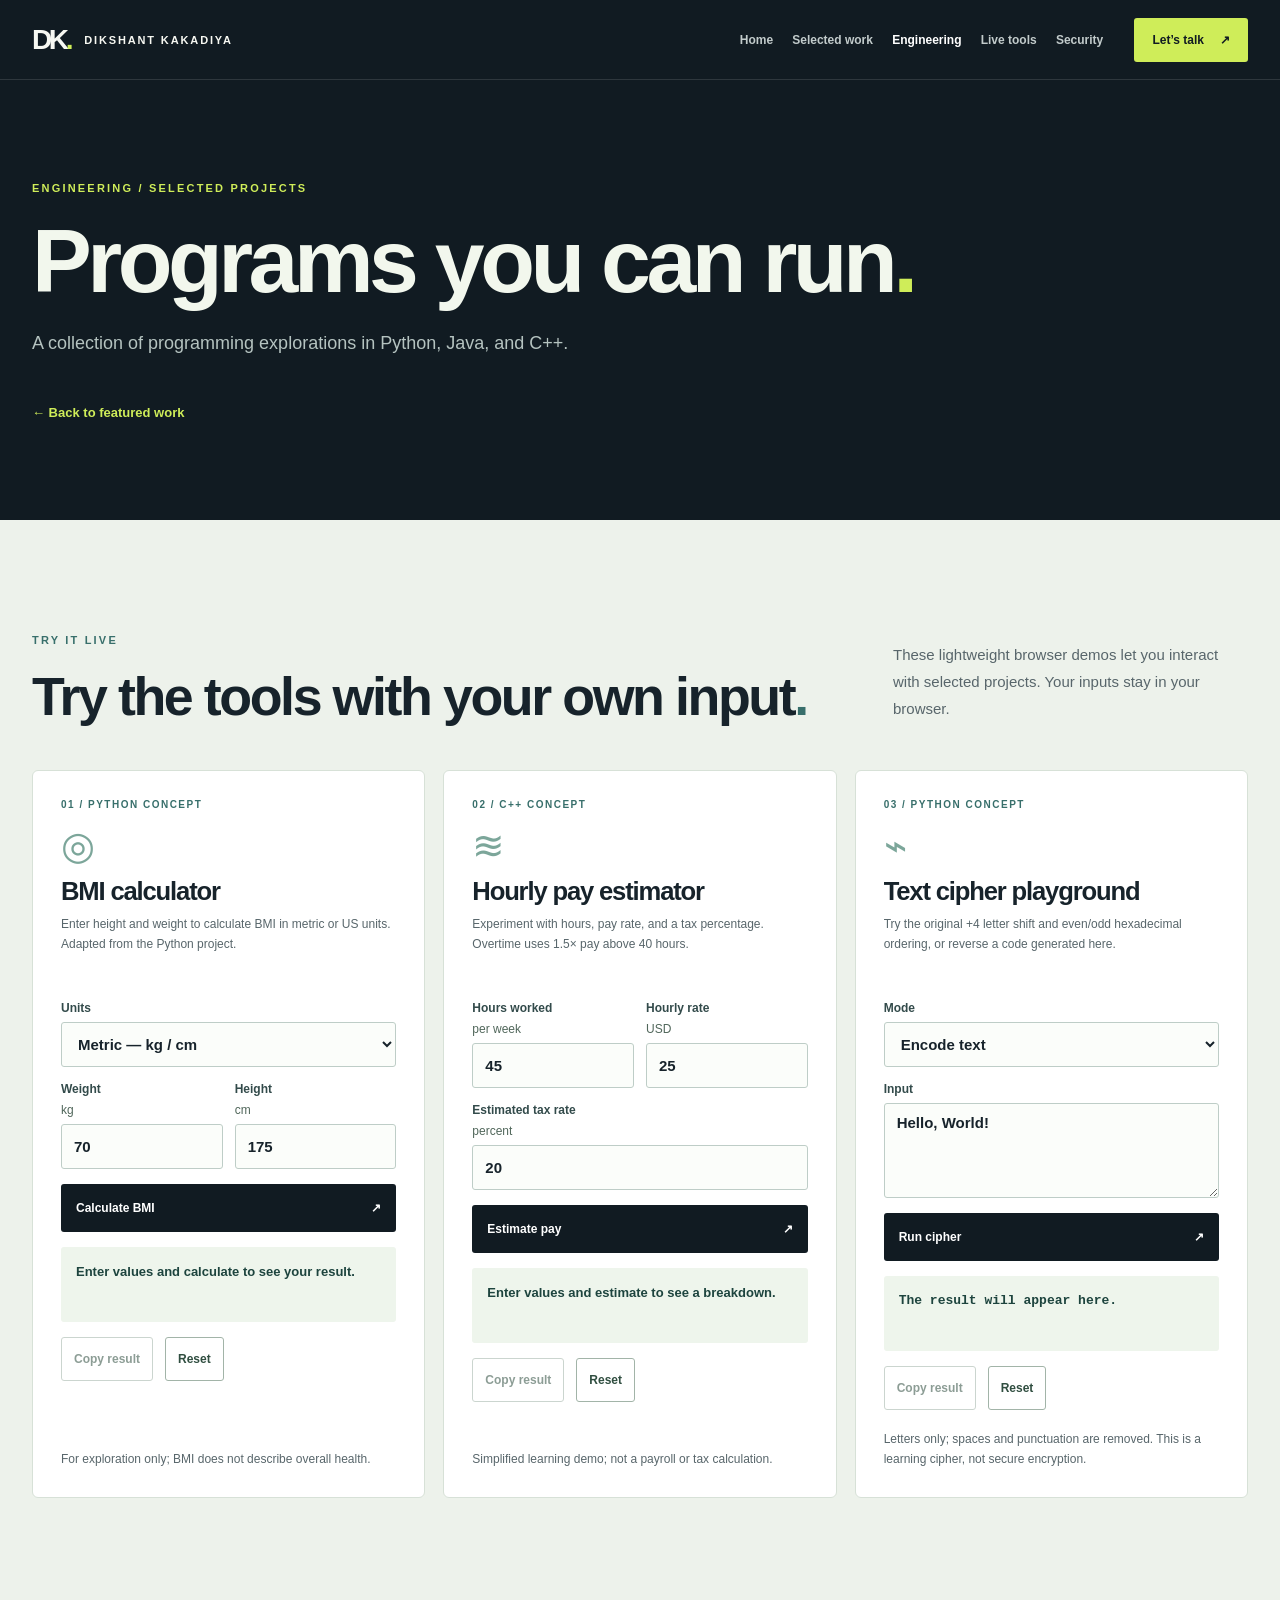
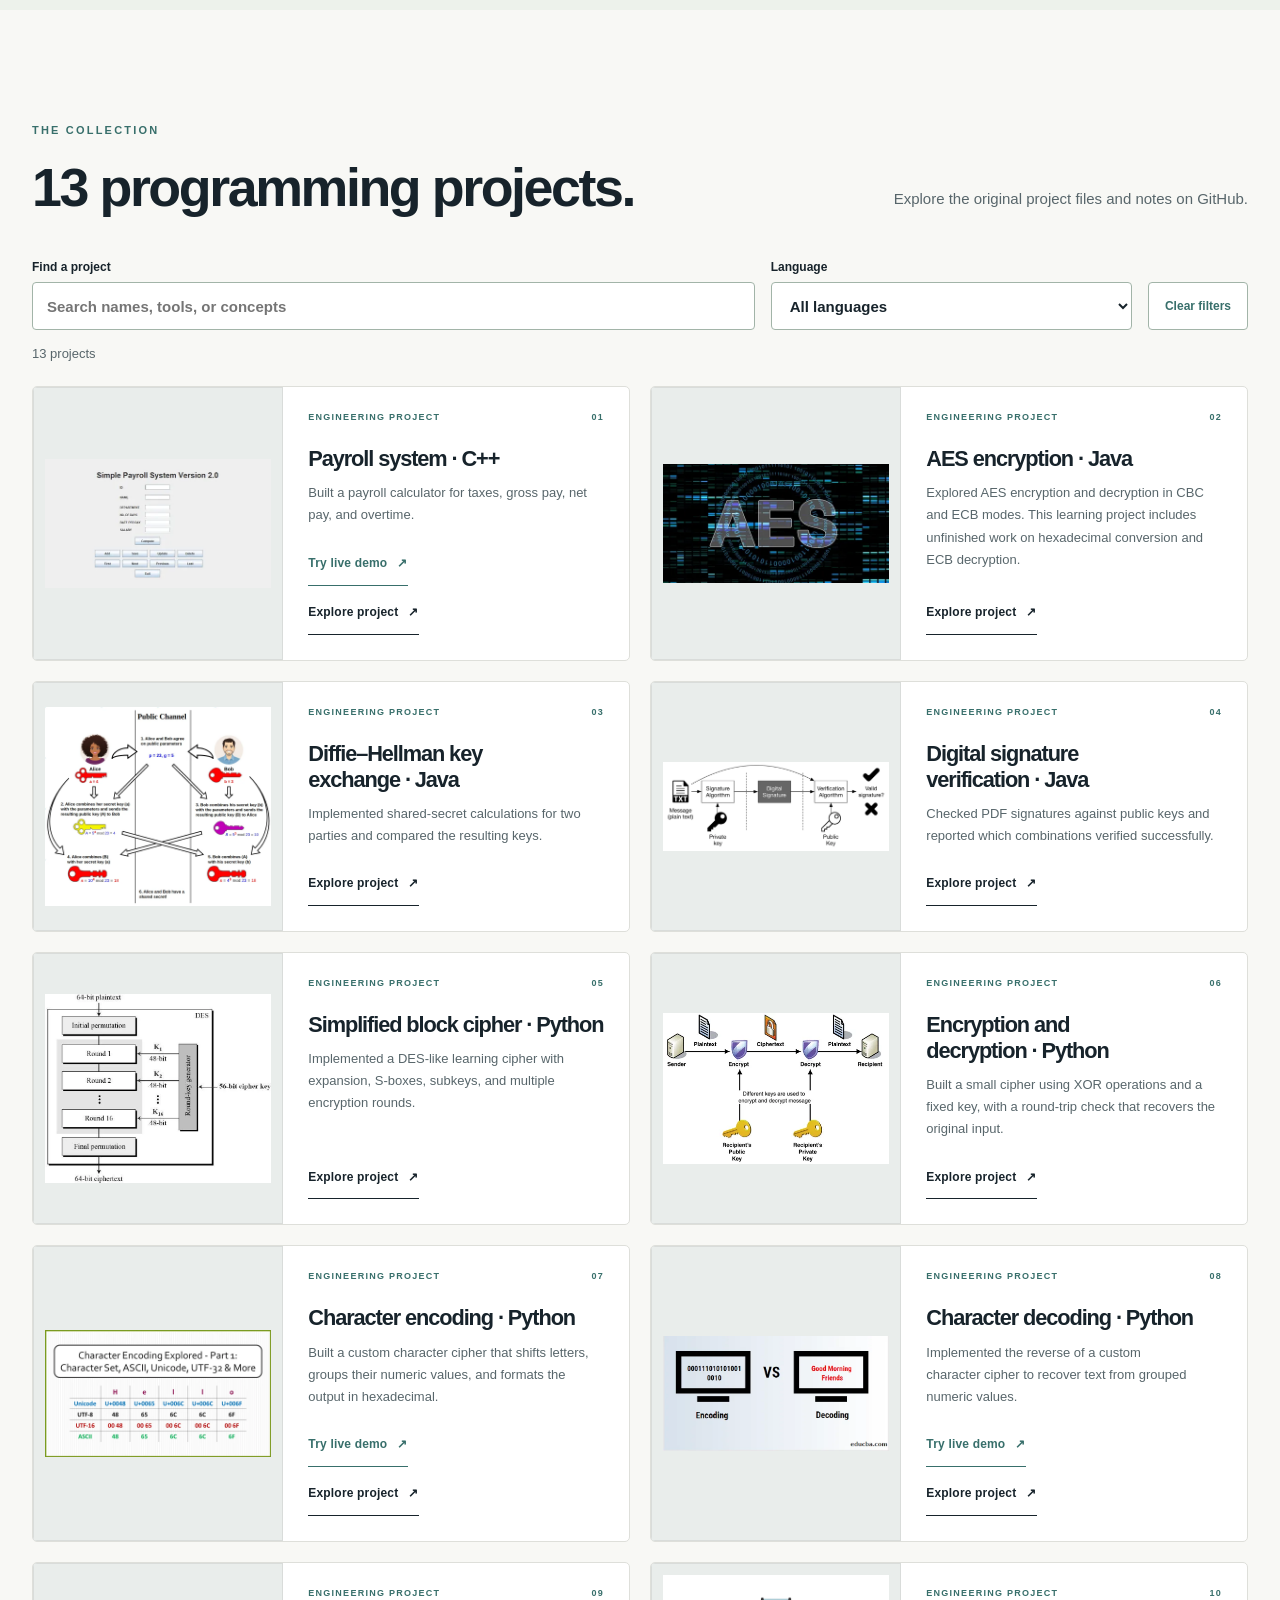
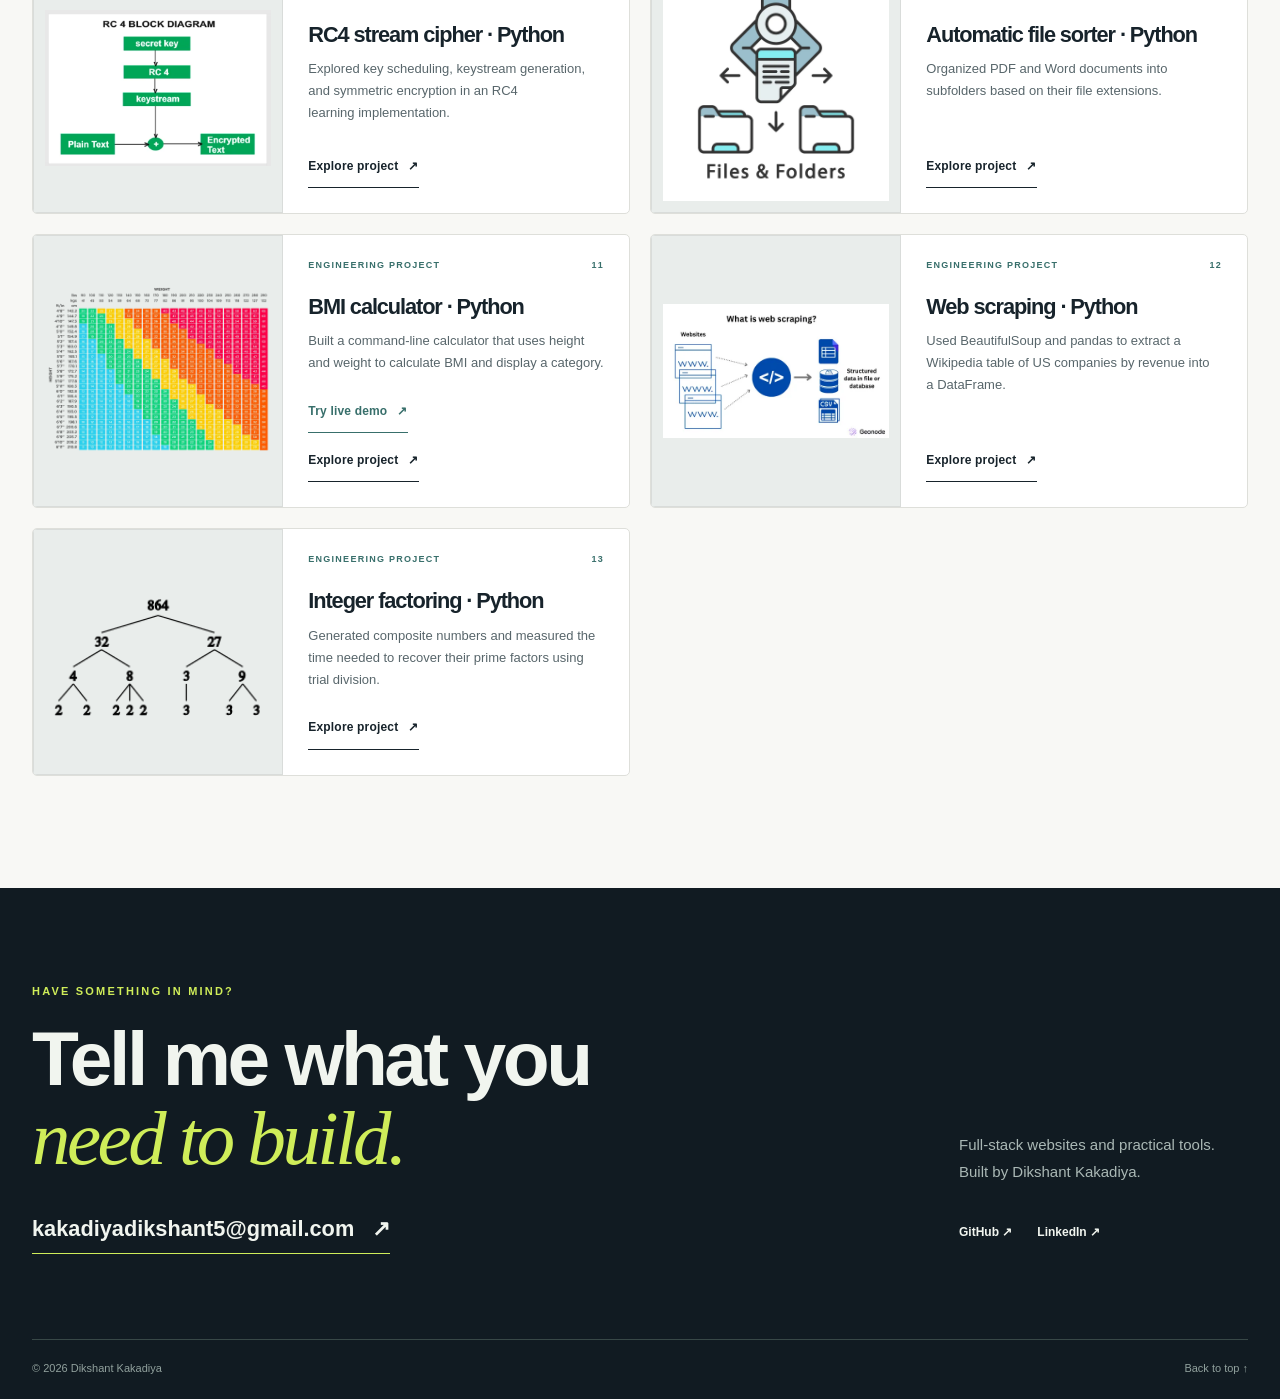
<file: engineering.html>
<!doctype html>
<html lang="en"><head>
<meta charset="utf-8"><script>document.documentElement.classList.add("js");</script><meta name="viewport" content="width=device-width, initial-scale=1"><meta name="theme-color" content="#111b22">
<title>Programming projects | Dikshant Kakadiya</title><meta name="description" content="Programming projects in Python, Java, and C++.">
<link rel="stylesheet" href="assets/css/site.css"><script src="assets/js/site.js" defer></script><script src="assets/js/demos.js" defer></script>
<link rel="canonical" href="https://dikshantkakadiya.github.io/engineering.html"><link rel="icon" href="/favicon.svg" type="image/svg+xml"><link rel="icon" href="/favicon.png" type="image/png"><link rel="apple-touch-icon" href="/apple-touch-icon.png">
<meta property="og:type" content="website"><meta property="og:site_name" content="Dikshant Kakadiya"><meta property="og:title" content="Programming projects | Dikshant Kakadiya"><meta property="og:description" content="Programming projects in Python, Java, and C++."><meta property="og:url" content="https://dikshantkakadiya.github.io/engineering.html"><meta property="og:image" content="https://dikshantkakadiya.github.io/images/social-preview.jpg"><meta property="og:image:width" content="1200"><meta property="og:image:height" content="630"><meta property="og:image:alt" content="Dikshant Kakadiya — Full-stack developer. Client websites, data and interactive tools."><meta name="twitter:card" content="summary_large_image">
</head><body><a class="skip-link" href="#main">Skip to content</a>
<header class="site-header" id="top">
  <div class="shell nav-shell">
    <a class="brand" href="index.html"><span class="brand-mark">DK<span>.</span></span> <span class="brand-name">Dikshant Kakadiya</span></a>
    <button class="menu-toggle" type="button" aria-controls="primary-nav" aria-expanded="false" aria-label="Open menu"><span></span><span></span></button>
    <nav class="primary-nav" id="primary-nav" aria-label="Main navigation"><a href="index.html">Home</a><a href="index.html#featured">Selected work</a><a href="engineering.html" aria-current="page">Engineering</a><a href="engineering.html#live-demos">Live tools</a><a href="elements.html">Security</a><a class="nav-contact" href="#contact">Let’s talk <span aria-hidden="true">↗</span></a></nav>
  </div>
</header><main id="main" tabindex="-1"><section class="subhero"><div class="shell"><p class="eyebrow light">Engineering / Selected projects</p><h1>Programs you can run<span class="accent-dot">.</span></h1><p>A collection of programming explorations in Python, Java, and C++.</p><a class="subhero-back" href="index.html#featured">← Back to featured work</a></div></section><section class="section demos-section" id="live-demos"><div class="shell"><div class="section-head"><div><p class="eyebrow">Try it live</p><h2>Try the tools with your own input<span class="accent-dot">.</span></h2></div><p>These lightweight browser demos let you interact with selected projects. Your inputs stay in your browser.</p></div>
<noscript><p>Enable JavaScript to use these tools. You can still explore every project using the links below.</p></noscript><div class="demo-grid">
<article class="demo-card" id="bmi-demo"><div class="demo-heading"><span class="demo-number">01 / Python concept</span><span class="demo-symbol" aria-hidden="true">◎</span><h3>BMI calculator</h3><p>Enter height and weight to calculate BMI in metric or US units. Adapted from the Python project.</p></div><form aria-describedby="bmi-note" id="bmi-form" class="demo-form"><label>Units<select id="bmi-units" name="units"><option value="metric">Metric — kg / cm</option><option value="imperial">US — lb / in</option></select></label><div class="field-row"><label>Weight <span id="weight-unit">kg</span><input name="weight" type="number" min="1" max="700" step="any" value="70" required inputmode="decimal"></label><label>Height <span id="height-unit">cm</span><input name="height" type="number" min="1" max="300" step="any" value="175" required inputmode="decimal"></label></div><button type="submit" class="demo-submit" disabled>Calculate BMI <span aria-hidden="true">↗</span></button><output class="demo-result" id="bmi-result" aria-live="polite">Enter values and calculate to see your result.</output><div class="result-actions"><button type="button" data-copy="bmi-result" disabled>Copy result</button><button type="reset">Reset</button><span class="copy-status" role="status"></span></div></form><p class="demo-disclaimer" id="bmi-note">For exploration only; BMI does not describe overall health.</p></article>
<article class="demo-card" id="pay-demo"><div class="demo-heading"><span class="demo-number">02 / C++ concept</span><span class="demo-symbol" aria-hidden="true">≋</span><h3>Hourly pay estimator</h3><p>Experiment with hours, pay rate, and a tax percentage. Overtime uses 1.5× pay above 40 hours.</p></div><form aria-describedby="pay-note" id="pay-form" class="demo-form"><div class="field-row"><label>Hours worked<span>per week</span><input name="hours" type="number" min="0" max="168" step="any" value="45" required inputmode="decimal"></label><label>Hourly rate <span>USD</span><input name="rate" type="number" min="0" max="10000" step="any" value="25" required inputmode="decimal"></label></div><label>Estimated tax rate <span>percent</span><input name="tax" type="number" min="0" max="100" step="any" value="20" required inputmode="decimal"></label><button type="submit" class="demo-submit" disabled>Estimate pay <span aria-hidden="true">↗</span></button><output class="demo-result" id="pay-result" aria-live="polite">Enter values and estimate to see a breakdown.</output><div class="result-actions"><button type="button" data-copy="pay-result" disabled>Copy result</button><button type="reset">Reset</button><span class="copy-status" role="status"></span></div></form><p class="demo-disclaimer" id="pay-note">Simplified learning demo; not a payroll or tax calculation.</p></article>
<article class="demo-card cipher-card" id="cipher-demo"><div class="demo-heading"><span class="demo-number">03 / Python concept</span><span class="demo-symbol" aria-hidden="true">⌁</span><h3>Text cipher playground</h3><p>Try the original +4 letter shift and even/odd hexadecimal ordering, or reverse a code generated here.</p></div><form aria-describedby="cipher-note" id="cipher-form" class="demo-form"><label>Mode<select name="mode"><option value="encode">Encode text</option><option value="decode">Decode hexadecimal</option></select></label><label>Input<textarea name="text" rows="3" maxlength="1000" required spellcheck="false">Hello, World!</textarea></label><button type="submit" class="demo-submit" disabled>Run cipher <span aria-hidden="true">↗</span></button><output class="demo-result cipher-result" id="cipher-result" aria-live="polite">The result will appear here.</output><div class="result-actions"><button type="button" data-copy="cipher-result" disabled>Copy result</button><button type="reset">Reset</button><span class="copy-status" role="status"></span></div></form><p class="demo-disclaimer" id="cipher-note">Letters only; spaces and punctuation are removed. This is a learning cipher, not secure encryption.</p></article>
</div></div></section><section class="section" id="projects"><div class="shell"><div class="section-head"><div><p class="eyebrow">The collection</p><h2>13 programming projects.</h2></div><p>Explore the original project files and notes on GitHub.</p></div><form class="project-search" role="search" aria-label="Search programming projects" hidden><label>Find a project<input id="project-query" type="search" placeholder="Search names, tools, or concepts" autocomplete="off"></label><label>Language<select id="project-language"><option value="all">All languages</option><option value="Python">Python</option><option value="Java">Java</option><option value="C++">C++</option></select></label><button type="reset">Clear filters</button></form><p id="project-count" class="project-count" role="status" hidden>13 projects</p><p id="project-empty" hidden>No projects match. Try another search or clear the filters.</p><div class="project-grid"><article class="project-card" data-language="C++"><div class="project-image"><img class="" src="images/optimized/payroll-960.webp" srcset="images/optimized/payroll-480.webp 480w, images/optimized/payroll-960.webp 902w" sizes="(max-width: 760px) calc(100vw - 32px), (max-width: 1100px) 45vw, 600px" width="902" height="516" alt="Preview of Payroll system · C++" loading="lazy" decoding="async"></div><div class="project-copy"><div class="card-meta"><span>Engineering project</span><span>01</span></div><h3>Payroll system · C++</h3><p>Built a payroll calculator for taxes, gross pay, net pay, and overtime.</p><a class="text-link demo-card-link" href="#pay-demo">Try live demo <span aria-hidden="true">↗</span></a><a class="text-link" href="https://github.com/DikshantKakadiya/Portfolio/blob/java/payroal.cpp" target="_blank" rel="noopener noreferrer" aria-label="Explore project: Payroll system · C++ on GitHub">Explore project <span aria-hidden="true">↗</span></a></div></article><article class="project-card" data-language="Java"><div class="project-image"><img class="" src="images/optimized/aes-960.webp" srcset="images/optimized/aes-480.webp 480w, images/optimized/aes-960.webp 960w" sizes="(max-width: 760px) calc(100vw - 32px), (max-width: 1100px) 45vw, 600px" width="960" height="504" alt="Preview of AES encryption · Java" loading="lazy" decoding="async"></div><div class="project-copy"><div class="card-meta"><span>Engineering project</span><span>02</span></div><h3>AES encryption · Java</h3><p>Explored AES encryption and decryption in CBC and ECB modes. This learning project includes unfinished work on hexadecimal conversion and ECB decryption.</p><a class="text-link" href="https://github.com/DikshantKakadiya/Portfolio/blob/java/AES.java" target="_blank" rel="noopener noreferrer" aria-label="Explore project: AES encryption · Java on GitHub">Explore project <span aria-hidden="true">↗</span></a></div></article><article class="project-card" data-language="Java"><div class="project-image"><img class="" src="images/optimized/diffiehellman-960.webp" srcset="images/optimized/diffiehellman-480.webp 480w, images/optimized/diffiehellman-960.webp 944w" sizes="(max-width: 760px) calc(100vw - 32px), (max-width: 1100px) 45vw, 600px" width="944" height="828" alt="Preview of Diffie–Hellman key exchange · Java" loading="lazy" decoding="async"></div><div class="project-copy"><div class="card-meta"><span>Engineering project</span><span>03</span></div><h3>Diffie–Hellman key exchange · Java</h3><p>Implemented shared-secret calculations for two parties and compared the resulting keys.</p><a class="text-link" href="https://github.com/DikshantKakadiya/Portfolio/blob/java/DHKeyExchange.java" target="_blank" rel="noopener noreferrer" aria-label="Explore project: Diffie–Hellman key exchange · Java on GitHub">Explore project <span aria-hidden="true">↗</span></a></div></article><article class="project-card" data-language="Java"><div class="project-image"><img class="" src="images/optimized/digital-signature-process-960.webp" srcset="images/optimized/digital-signature-process-480.webp 480w, images/optimized/digital-signature-process-960.webp 960w" sizes="(max-width: 760px) calc(100vw - 32px), (max-width: 1100px) 45vw, 600px" width="960" height="377" alt="Preview of Digital signature verification · Java" loading="lazy" decoding="async"></div><div class="project-copy"><div class="card-meta"><span>Engineering project</span><span>04</span></div><h3>Digital signature verification · Java</h3><p>Checked PDF signatures against public keys and reported which combinations verified successfully.</p><a class="text-link" href="https://github.com/DikshantKakadiya/Portfolio/blob/java/SignatureAssignment.java" target="_blank" rel="noopener noreferrer" aria-label="Explore project: Digital signature verification · Java on GitHub">Explore project <span aria-hidden="true">↗</span></a></div></article><article class="project-card" data-language="Python"><div class="project-image"><img class="" src="images/optimized/des-structure-960.webp" srcset="images/optimized/des-structure-480.webp 480w, images/optimized/des-structure-960.webp 670w" sizes="(max-width: 760px) calc(100vw - 32px), (max-width: 1100px) 45vw, 600px" width="670" height="561" alt="Preview of Simplified block cipher · Python" loading="lazy" decoding="async"></div><div class="project-copy"><div class="card-meta"><span>Engineering project</span><span>05</span></div><h3>Simplified block cipher · Python</h3><p>Implemented a DES-like learning cipher with expansion, S-boxes, subkeys, and multiple encryption rounds.</p><a class="text-link" href="https://github.com/DikshantKakadiya/Portfolio/blob/Python/des%20like.py" target="_blank" rel="noopener noreferrer" aria-label="Explore project: Simplified block cipher · Python on GitHub">Explore project <span aria-hidden="true">↗</span></a></div></article><article class="project-card" data-language="Python"><div class="project-image"><img class="" src="images/optimized/key-960.webp" srcset="images/optimized/key-960.webp 450w" sizes="(max-width: 760px) calc(100vw - 32px), (max-width: 1100px) 45vw, 600px" width="450" height="300" alt="Preview of Encryption and decryption · Python" loading="lazy" decoding="async"></div><div class="project-copy"><div class="card-meta"><span>Engineering project</span><span>06</span></div><h3>Encryption and decryption · Python</h3><p>Built a small cipher using XOR operations and a fixed key, with a round-trip check that recovers the original input.</p><a class="text-link" href="https://github.com/DikshantKakadiya/Portfolio/blob/Python/key%20Decryption.py" target="_blank" rel="noopener noreferrer" aria-label="Explore project: Encryption and decryption · Python on GitHub">Explore project <span aria-hidden="true">↗</span></a></div></article><article class="project-card" data-language="Python"><div class="project-image"><img class="" src="images/optimized/character-encoding-960.webp" srcset="images/optimized/character-encoding-480.webp 480w, images/optimized/character-encoding-960.webp 960w" sizes="(max-width: 760px) calc(100vw - 32px), (max-width: 1100px) 45vw, 600px" width="960" height="540" alt="Preview of Character encoding · Python" loading="lazy" decoding="async"></div><div class="project-copy"><div class="card-meta"><span>Engineering project</span><span>07</span></div><h3>Character encoding · Python</h3><p>Built a custom character cipher that shifts letters, groups their numeric values, and formats the output in hexadecimal.</p><a class="text-link demo-card-link" href="#cipher-demo">Try live demo <span aria-hidden="true">↗</span></a><a class="text-link" href="https://github.com/DikshantKakadiya/Portfolio/blob/Python/Character%20Encoding.py" target="_blank" rel="noopener noreferrer" aria-label="Explore project: Character encoding · Python on GitHub">Explore project <span aria-hidden="true">↗</span></a></div></article><article class="project-card" data-language="Python"><div class="project-image"><img class="" src="images/optimized/encoding-vs-decoding1-960.webp" srcset="images/optimized/encoding-vs-decoding1-480.webp 480w, images/optimized/encoding-vs-decoding1-960.webp 658w" sizes="(max-width: 760px) calc(100vw - 32px), (max-width: 1100px) 45vw, 600px" width="658" height="335" alt="Preview of Character decoding · Python" loading="lazy" decoding="async"></div><div class="project-copy"><div class="card-meta"><span>Engineering project</span><span>08</span></div><h3>Character decoding · Python</h3><p>Implemented the reverse of a custom character cipher to recover text from grouped numeric values.</p><a class="text-link demo-card-link" href="#cipher-demo">Try live demo <span aria-hidden="true">↗</span></a><a class="text-link" href="https://github.com/DikshantKakadiya/Portfolio/blob/Python/Character%20Decoding.py" target="_blank" rel="noopener noreferrer" aria-label="Explore project: Character decoding · Python on GitHub">Explore project <span aria-hidden="true">↗</span></a></div></article><article class="project-card" data-language="Python"><div class="project-image"><img class="" src="images/optimized/rc4-960.webp" srcset="images/optimized/rc4-480.webp 480w, images/optimized/rc4-960.webp 618w" sizes="(max-width: 760px) calc(100vw - 32px), (max-width: 1100px) 45vw, 600px" width="618" height="425" alt="Preview of RC4 stream cipher · Python" loading="lazy" decoding="async"></div><div class="project-copy"><div class="card-meta"><span>Engineering project</span><span>09</span></div><h3>RC4 stream cipher · Python</h3><p>Explored key scheduling, keystream generation, and symmetric encryption in an RC4 learning implementation.</p><a class="text-link" href="https://github.com/DikshantKakadiya/Portfolio/blob/Python/RC4.py" target="_blank" rel="noopener noreferrer" aria-label="Explore project: RC4 stream cipher · Python on GitHub">Explore project <span aria-hidden="true">↗</span></a></div></article><article class="project-card" data-language="Python"><div class="project-image"><img class="" src="images/optimized/fille-sorte-960.webp" srcset="images/optimized/fille-sorte-480.webp 480w, images/optimized/fille-sorte-960.webp 960w" sizes="(max-width: 760px) calc(100vw - 32px), (max-width: 1100px) 45vw, 600px" width="960" height="960" alt="Preview of Automatic file sorter · Python" loading="lazy" decoding="async"></div><div class="project-copy"><div class="card-meta"><span>Engineering project</span><span>10</span></div><h3>Automatic file sorter · Python</h3><p>Organized PDF and Word documents into subfolders based on their file extensions.</p><a class="text-link" href="https://github.com/DikshantKakadiya/Portfolio/blob/Python/Auto%20file%20sorter.py" target="_blank" rel="noopener noreferrer" aria-label="Explore project: Automatic file sorter · Python on GitHub">Explore project <span aria-hidden="true">↗</span></a></div></article><article class="project-card" data-language="Python"><div class="project-image"><img class="" src="images/optimized/bmi-chart-960.webp" srcset="images/optimized/bmi-chart-480.webp 480w, images/optimized/bmi-chart-960.webp 960w" sizes="(max-width: 760px) calc(100vw - 32px), (max-width: 1100px) 45vw, 600px" width="960" height="712" alt="Preview of BMI calculator · Python" loading="lazy" decoding="async"></div><div class="project-copy"><div class="card-meta"><span>Engineering project</span><span>11</span></div><h3>BMI calculator · Python</h3><p>Built a command-line calculator that uses height and weight to calculate BMI and display a category.</p><a class="text-link demo-card-link" href="#bmi-demo">Try live demo <span aria-hidden="true">↗</span></a><a class="text-link" href="https://github.com/DikshantKakadiya/Portfolio/blob/Python/BMI%20calculator.py" target="_blank" rel="noopener noreferrer" aria-label="Explore project: BMI calculator · Python on GitHub">Explore project <span aria-hidden="true">↗</span></a></div></article><article class="project-card" data-language="Python"><div class="project-image"><img class="" src="images/optimized/web-960.webp" srcset="images/optimized/web-480.webp 480w, images/optimized/web-960.webp 540w" sizes="(max-width: 760px) calc(100vw - 32px), (max-width: 1100px) 45vw, 600px" width="540" height="320" alt="Preview of Web scraping · Python" loading="lazy" decoding="async"></div><div class="project-copy"><div class="card-meta"><span>Engineering project</span><span>12</span></div><h3>Web scraping · Python</h3><p>Used BeautifulSoup and pandas to extract a Wikipedia table of US companies by revenue into a DataFrame.</p><a class="text-link" href="https://github.com/DikshantKakadiya/Portfolio/blob/Python/Web%20Scraping.py" target="_blank" rel="noopener noreferrer" aria-label="Explore project: Web scraping · Python on GitHub">Explore project <span aria-hidden="true">↗</span></a></div></article><article class="project-card" data-language="Python"><div class="project-image"><img class="" src="images/optimized/factoring-960.webp" srcset="images/optimized/factoring-960.webp 220w" sizes="(max-width: 760px) calc(100vw - 32px), (max-width: 1100px) 45vw, 600px" width="220" height="127" alt="Preview of Integer factoring · Python" loading="lazy" decoding="async"></div><div class="project-copy"><div class="card-meta"><span>Engineering project</span><span>13</span></div><h3>Integer factoring · Python</h3><p>Generated composite numbers and measured the time needed to recover their prime factors using trial division.</p><a class="text-link" href="https://github.com/DikshantKakadiya/Portfolio/blob/Python/Integer%20Factoring.py" target="_blank" rel="noopener noreferrer" aria-label="Explore project: Integer factoring · Python on GitHub">Explore project <span aria-hidden="true">↗</span></a></div></article></div></div></section></main><footer class="site-footer" id="contact">
  <div class="shell footer-main"><div><p class="eyebrow light">Have something in mind?</p><h2>Tell me what you<br><em>need to build.</em></h2><a class="footer-mail" href="mailto:kakadiyadikshant5@gmail.com">kakadiyadikshant5@gmail.com <span aria-hidden="true">↗</span></a></div><div class="footer-side"><p>Full-stack websites and practical tools. Built by Dikshant Kakadiya.</p><div class="footer-social"><a href="https://github.com/DikshantKakadiya" target="_blank" rel="noopener noreferrer">GitHub ↗</a><a href="https://www.linkedin.com/in/dikshant-kakadiya-45a0a7180/" target="_blank" rel="noopener noreferrer">LinkedIn ↗</a></div></div></div>
  <div class="shell footer-bottom"><span>© <span id="year">2026</span> Dikshant Kakadiya</span><a href="#top">Back to top ↑</a></div>
</footer></body></html>
</file>
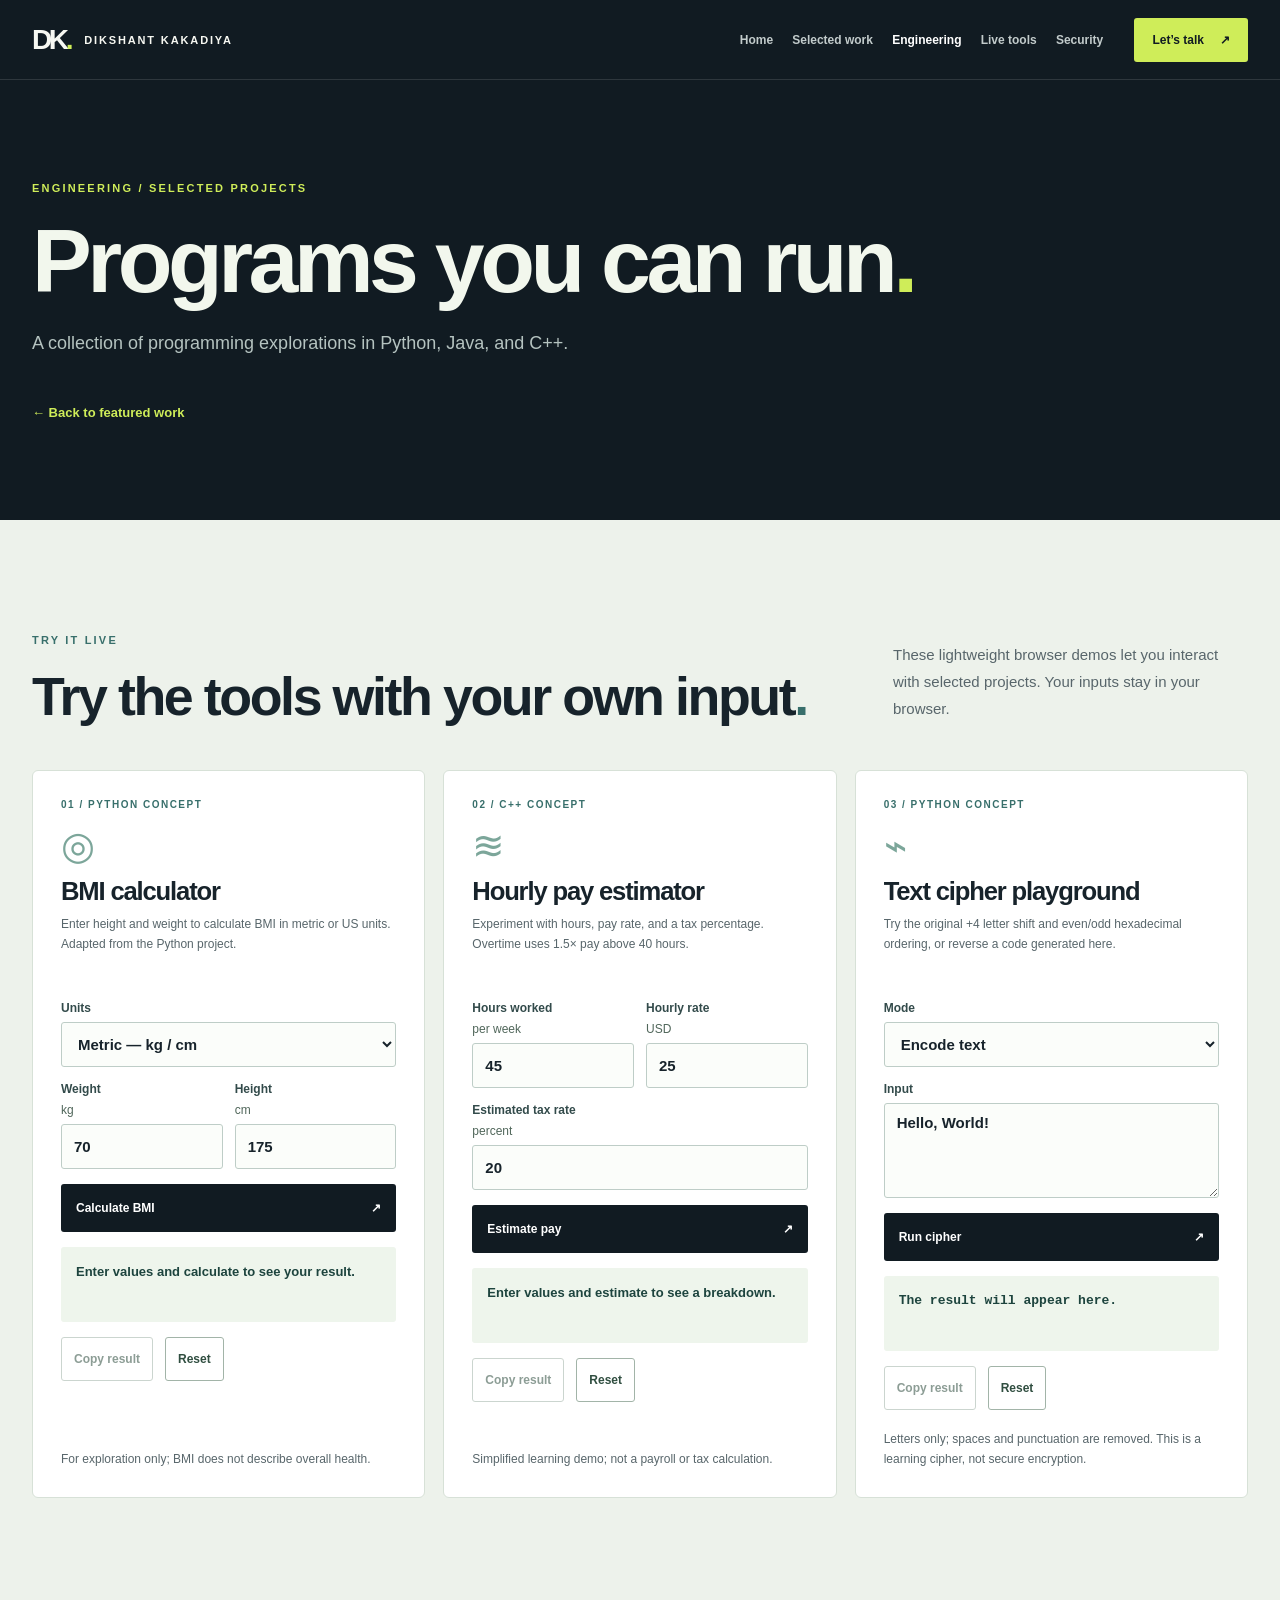
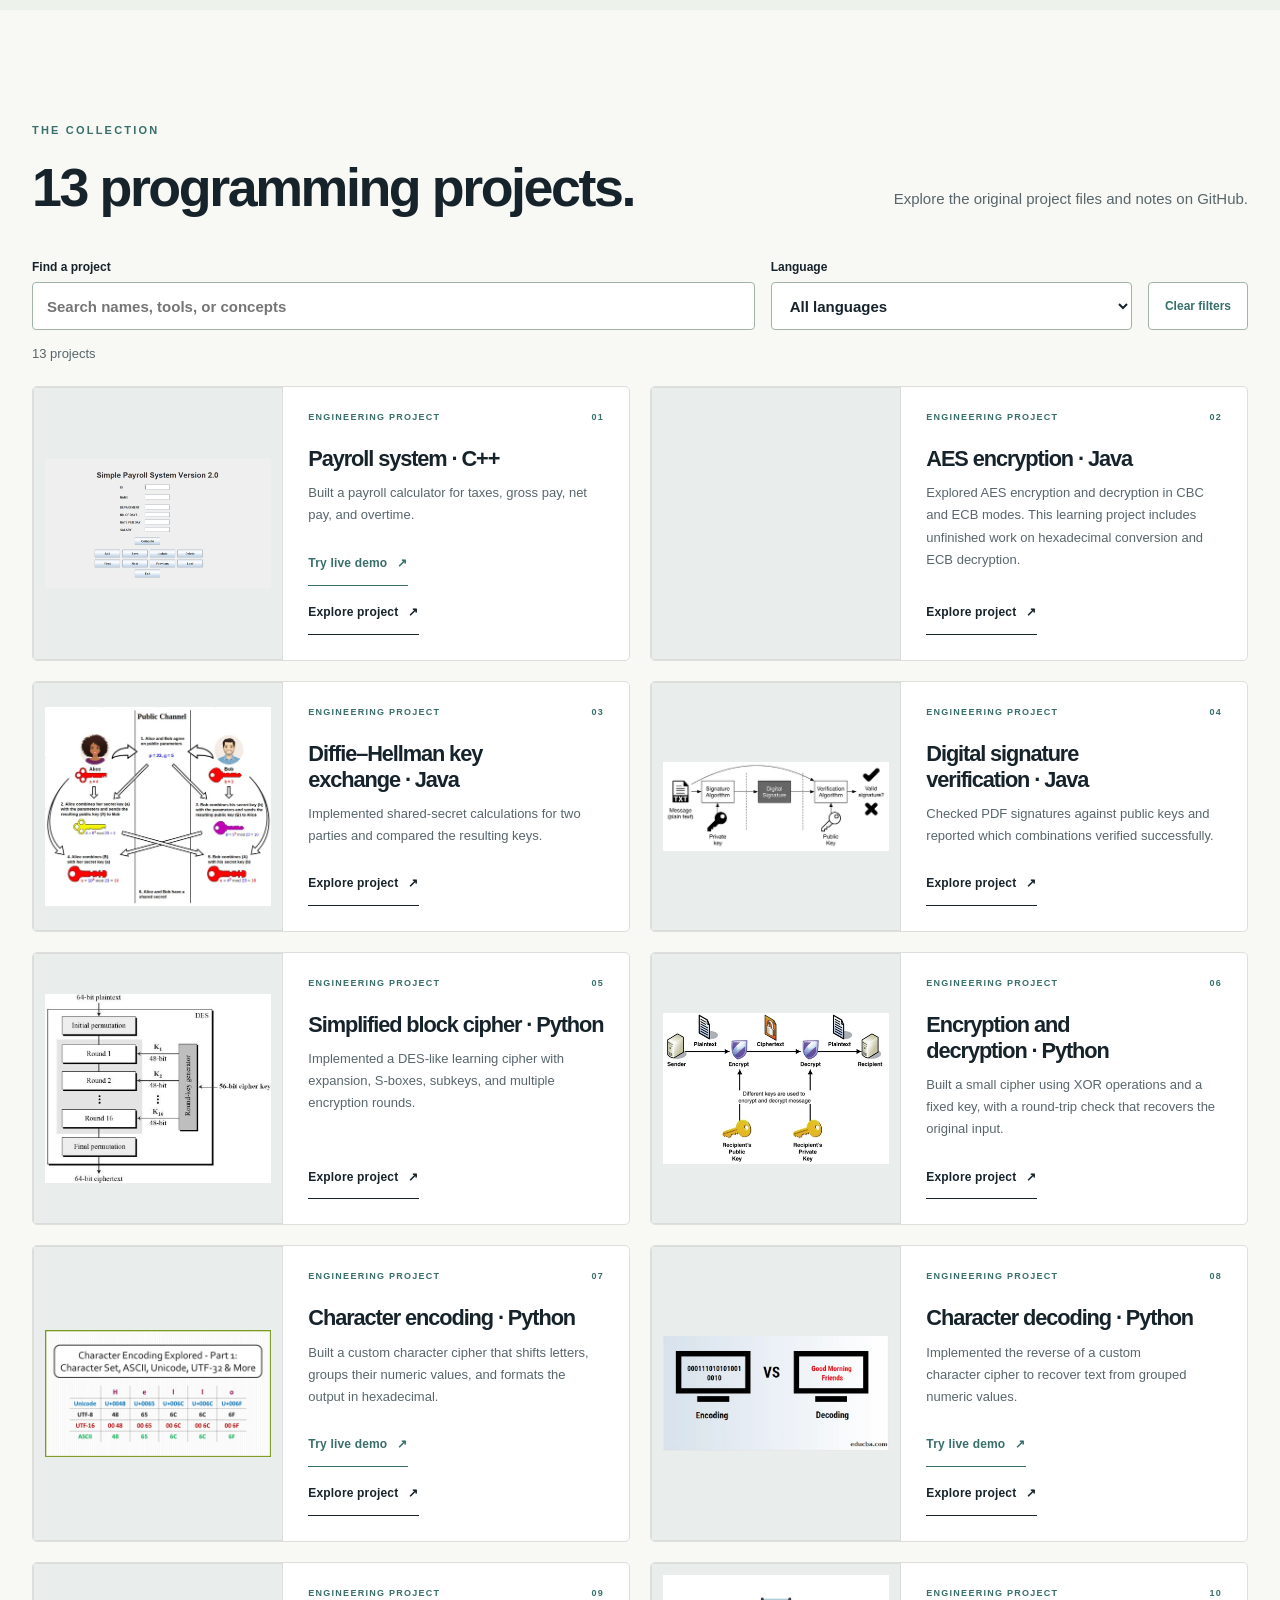
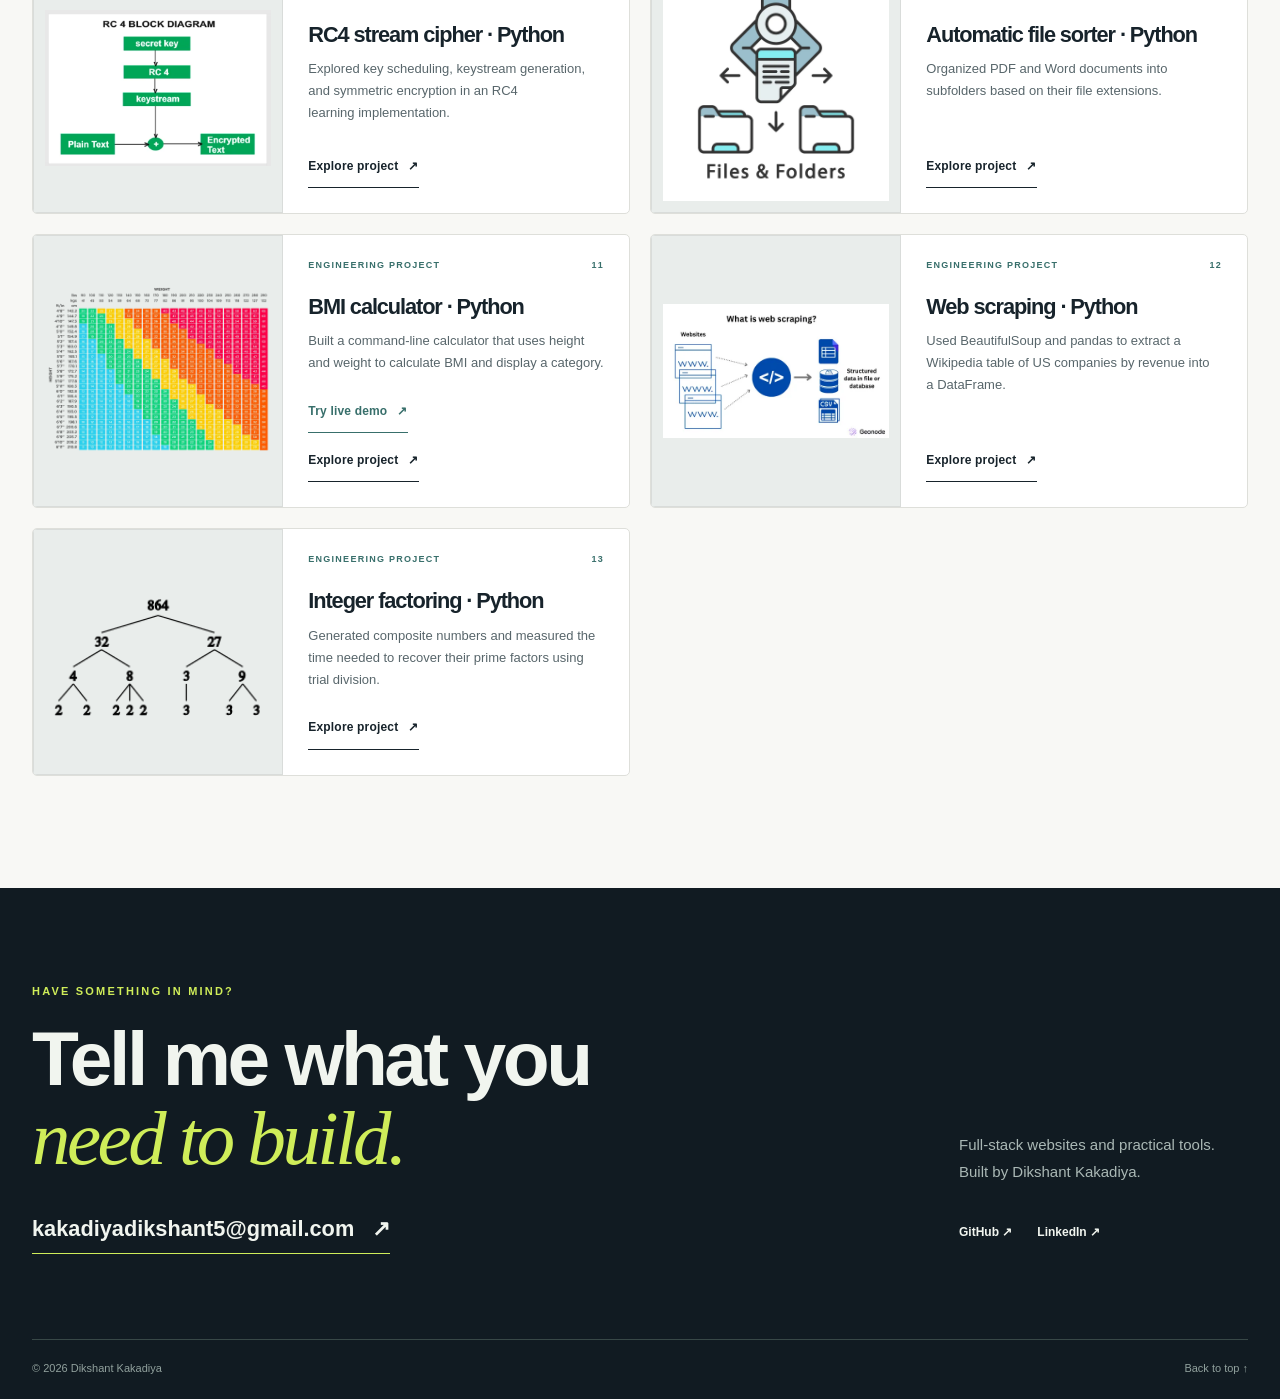
<file: generic.html>
<!doctype html>
<html lang="en"><head><meta charset="utf-8"><meta name="viewport" content="width=device-width, initial-scale=1"><meta name="robots" content="noindex"><link rel="canonical" href="https://dikshantkakadiya.github.io/engineering.html"><title>Engineering projects | Dikshant Kakadiya</title><meta http-equiv="refresh" content="0; url=engineering.html"><script>location.replace('engineering.html' + location.hash);</script></head><body><main><p>This page has moved to <a href="engineering.html">Engineering projects and live tools</a>.</p></main></body></html>
</file>
<file: assets/css/site.css>
:root{color-scheme:light;--ink:#17232b;--navy:#111b22;--muted:#68757a;--canvas:#f8f8f5;--line:#dedfda;--accent:#cfed59;--teal:#386f6b;--shell:min(100% - 64px,1320px)}
*,*::before,*::after{box-sizing:border-box}html{scroll-behavior:smooth;scroll-padding-top:88px}body{margin:0;background:var(--canvas);color:var(--ink);font-family:Inter,ui-sans-serif,-apple-system,BlinkMacSystemFont,"Segoe UI",sans-serif;-webkit-font-smoothing:antialiased}button,input{font:inherit}a{color:inherit;text-decoration:none}button{cursor:pointer}img{max-width:100%}::selection{background:var(--accent);color:var(--ink)}:focus-visible{outline:3px solid #36766f;outline-offset:4px}.shell{width:var(--shell);margin-inline:auto}.skip-link{position:fixed;z-index:1000;top:10px;left:10px;padding:12px 18px;color:var(--ink);background:var(--accent);transform:translateY(-150%)}.skip-link:focus{transform:translateY(0)}
.site-header{height:80px;position:relative;z-index:20;background:var(--navy);color:#f7f8f2;border-bottom:1px solid rgba(255,255,255,.12)}.nav-shell{height:100%;display:flex;align-items:center;justify-content:space-between;gap:32px}.brand{display:inline-flex;align-items:center;gap:14px;white-space:nowrap}.brand-mark{font-size:28px;font-weight:800;letter-spacing:-.12em;line-height:1}.brand-mark span{color:var(--accent)}.brand-name{font-size:11px;font-weight:700;letter-spacing:.17em;text-transform:uppercase}.primary-nav{display:flex;align-items:center;gap:clamp(16px,2vw,34px)}.primary-nav>a{min-height:44px;display:inline-flex;align-items:center;font-size:12px;font-weight:600;color:#c2cbcb;transition:color .2s}.primary-nav>a:hover,.primary-nav>a[aria-current=page]{color:#fff}.primary-nav .nav-contact{margin-left:12px;color:var(--navy);background:var(--accent);padding:0 18px;border-radius:3px;gap:16px}.primary-nav .nav-contact:hover{color:var(--navy);background:#e6f6aa}.menu-toggle{display:none}
.hero{background:var(--navy);color:#f6f7f3;min-height:720px;overflow:hidden}.hero-inner{display:grid;grid-template-columns:minmax(0,1.05fr) minmax(0,.95fr);align-items:center;min-height:620px;gap:32px}.eyebrow{margin:0 0 20px;font-size:11px;line-height:1.5;font-weight:800;letter-spacing:.2em;text-transform:uppercase;color:var(--teal)}.eyebrow.light{color:var(--accent)}.eyebrow-line{display:inline-block;width:28px;height:1px;vertical-align:middle;background:currentColor;margin-right:12px}.hero h1,.subhero h1{font-size:clamp(64px,7vw,112px);line-height:.99;letter-spacing:-.075em;font-weight:600;margin:0 0 28px;text-wrap:balance}.hero h1 em,.intro-band h2 em,.site-footer h2 em{font-family:Georgia,"Times New Roman",serif;font-weight:400;letter-spacing:-.075em}.hero h1 em{color:var(--accent)}.hero-lead{font-size:clamp(16px,1.4vw,19px);line-height:1.8;color:#c6d0cf;max-width:600px;margin:0 0 36px}.hero-actions{display:flex;align-items:center;gap:12px;flex-wrap:wrap}.button{min-height:54px;display:inline-flex;align-items:center;justify-content:space-between;gap:32px;padding:0 22px;border:1px solid transparent;border-radius:3px;font-size:13px;font-weight:700;transition:transform .2s,background .2s,border-color .2s}.button:hover{transform:translateY(-2px)}.button-light{background:var(--accent);color:var(--navy)}.button-light:hover{background:#e5f6a3}.button-quiet{border-color:#536164;color:#eef2ec}.button-quiet:hover{border-color:#b8c5bc}.hero-visual{min-height:550px;position:relative;display:grid;place-items:center}.visual-grid{position:absolute;inset:4% 0 5%;opacity:.2;background-image:linear-gradient(#8a9992 1px,transparent 1px),linear-gradient(90deg,#8a9992 1px,transparent 1px);background-size:60px 60px;mask-image:radial-gradient(circle at center,#000 24%,transparent 72%)}.hero-orbit{position:absolute;border:1px solid rgba(204,237,105,.32);border-radius:50%;transform:rotate(-24deg)}.orbit-a{width:min(92%,540px);aspect-ratio:1}.orbit-b{width:min(66%,380px);aspect-ratio:1;border-color:rgba(255,255,255,.17)}.visual-core{position:relative;width:210px;aspect-ratio:1;border-radius:50%;display:grid;place-items:center;background:radial-gradient(circle at 30% 26%,#395d53,#203330 58%,#121c22);box-shadow:0 0 0 1px rgba(234,255,204,.18),0 30px 100px rgba(177,216,107,.16)}.visual-core>span:first-child{font-size:84px;font-weight:700;letter-spacing:-.12em;color:#e7f2cf;margin-right:18px}.core-star{position:absolute;right:-10px;top:12px;font-size:48px;color:var(--accent)}.visual-label{position:absolute;left:6%;right:5%;bottom:8%;display:flex;justify-content:space-between;gap:12px;font-size:9px;font-weight:700;letter-spacing:.15em;color:#abbcb2}.hero-bottom{min-height:100px;display:flex;justify-content:space-between;align-items:center;color:#9eaaa7;font-size:10px;font-weight:700;letter-spacing:.18em;border-top:1px solid rgba(255,255,255,.12)}
.section{padding:112px 0}.section-head{display:flex;align-items:end;justify-content:space-between;gap:32px;margin-bottom:45px}.section-head h2{font-size:clamp(36px,4.2vw,62px);line-height:1.05;letter-spacing:-.062em;font-weight:600;margin:0;text-wrap:balance}.section-head>p{max-width:355px;color:var(--muted);font-size:15px;line-height:1.8;margin:0 0 3px}.accent-dot{color:var(--teal)}.featured-section{background:#f8f8f5}.client-grid{display:grid;grid-template-columns:repeat(2,minmax(0,1fr));gap:20px}.client-card{min-width:0;background:#fff;border:1px solid var(--line);border-radius:6px;overflow:hidden;transition:transform .3s,box-shadow .3s}.client-card:hover{transform:translateY(-4px);box-shadow:0 24px 55px rgba(29,49,49,.11)}.client-top{height:46px;padding:0 22px;display:flex;justify-content:space-between;align-items:center;border-bottom:1px solid var(--line);font-size:10px;font-weight:700;letter-spacing:.13em;text-transform:uppercase;color:#78827e}.client-status{display:inline-flex;align-items:center;gap:7px}.client-status i,.preview-live i{display:block;width:6px;height:6px;border-radius:50%;background:#76a353}.client-art{height:330px;position:relative;overflow:hidden}.aarya-art{display:flex;flex-direction:column;align-items:center;justify-content:center;background:radial-gradient(circle at 46% 38%,#2d5b58,#133739 48%,#11272b 88%);color:white}.aarya-orb{position:absolute;display:block;border:1px solid rgba(208,247,218,.25);border-radius:50%}.orb-one{width:420px;aspect-ratio:1;transform:rotate(-25deg) scaleX(1.45)}.orb-two{width:270px;aspect-ratio:1;transform:rotate(25deg) scaleX(1.6)}.aarya-art-name{position:relative;font-size:clamp(42px,5vw,70px);font-weight:700;letter-spacing:-.09em}.aarya-art-name span{color:#cbf27f}.art-caption{position:relative;margin-top:12px;font-size:10px;letter-spacing:.25em;text-transform:uppercase;color:#bacfc7}.pristine-art{padding:35px;background:#e8eeeb;color:#153638;display:flex;flex-direction:column;justify-content:center}.pristine-rule{position:absolute;top:32px;left:35px;width:42px;height:3px;background:#2e8888}.pristine-kicker{font-size:9px;font-weight:800;letter-spacing:.25em;z-index:1}.pristine-art-name{font-size:clamp(44px,5vw,72px);font-weight:800;letter-spacing:-.08em;line-height:1;z-index:1}.pristine-art-name span{display:block;font-size:.32em;letter-spacing:.22em;margin-top:12px}.foam{position:absolute;right:-90px;width:320px;height:180px;border-radius:120px;transform:rotate(-28deg);box-shadow:0 20px 24px rgba(10,42,43,.11)}.foam-one{top:90px;background:#d2dfd7}.foam-two{top:135px;right:-40px;background:#bed1ca}.foam-three{top:175px;right:10px;background:#a9c1b8}.client-bottom{min-height:202px;padding:30px;display:flex;justify-content:space-between;gap:20px}.client-bottom .eyebrow{margin-bottom:10px;font-size:9px}.client-bottom h3{font-size:28px;letter-spacing:-.045em;margin:0 0 9px}.client-bottom p:not(.eyebrow){margin:0;color:var(--muted);font-size:14px;line-height:1.6}.client-actions{display:flex;align-items:flex-end;flex-direction:column;justify-content:space-between;flex:none}.round-action{width:46px;height:46px;border:0;border-radius:50%;background:var(--ink);color:#fff;display:grid;place-items:center;font-size:21px;transition:background .2s,transform .2s}.round-action:hover{background:var(--teal);transform:rotate(45deg)}.text-link{display:inline-flex;align-items:center;gap:10px;min-height:44px;white-space:nowrap;font-size:12px;font-weight:800;letter-spacing:.015em;border-bottom:1px solid currentColor}.text-link:hover{color:var(--teal)}.preview-note{font-size:12px;line-height:1.6;color:#7a8582;margin:20px 0 0}
.intro-band{padding:78px 0;background:#e7eee8}.intro-layout{display:grid;grid-template-columns:1fr 2.6fr .55fr;gap:36px;align-items:start}.intro-layout .eyebrow{padding-top:10px}.intro-band h2{font-size:clamp(32px,3.5vw,52px);line-height:1.1;letter-spacing:-.06em;margin:0 0 18px}.intro-band h2 em{color:var(--teal)}.intro-band p:not(.eyebrow){max-width:720px;font-size:17px;line-height:1.8;color:#435655;margin:0}.intro-number{justify-self:end;text-align:right;border-top:1px solid #a3b4a9;padding-top:12px;min-width:95px}.intro-number span,.intro-number small{display:block}.intro-number span{font-family:Georgia,serif;font-size:34px;letter-spacing:-.07em}.intro-number small{font-size:9px;letter-spacing:.14em;font-weight:700;color:#5f7770}
.discipline-section{background:#f1f3ef}.discipline-grid{display:grid;grid-template-columns:repeat(3,minmax(0,1fr));border:1px solid var(--line)}.discipline{min-height:340px;padding:32px;border-right:1px solid var(--line);position:relative;display:flex;flex-direction:column;align-items:start;transition:background .25s}.discipline:last-child{border-right:0}.discipline:hover{background:#fff}.discipline-num{font-size:10px;font-weight:800;color:var(--teal);letter-spacing:.15em}.discipline-icon{font-size:60px;line-height:1;color:#6a9689;margin:30px 0 10px}.discipline h3{font-size:26px;letter-spacing:-.045em;margin:0 0 9px}.discipline p{font-size:14px;line-height:1.7;color:var(--muted);max-width:280px;margin:0 0 20px}.discipline-arrow{margin-top:auto;font-size:12px;font-weight:800}.project-grid{display:grid;grid-template-columns:repeat(2,minmax(0,1fr));gap:20px}.project-card{background:#fff;border:1px solid var(--line);border-radius:5px;min-width:0;overflow:hidden;display:grid;grid-template-columns:minmax(160px,42%) minmax(0,1fr);transition:box-shadow .2s,transform .2s}.project-card:hover{box-shadow:0 16px 35px rgba(24,40,41,.07);transform:translateY(-3px)}.project-image{min-width:0;background:#e9edeb;overflow:hidden}.project-image img{display:block;width:100%;height:100%;min-height:240px;object-fit:cover}.project-copy{padding:25px;display:flex;flex-direction:column;align-items:start}.card-meta{display:flex;justify-content:space-between;width:100%;gap:10px;color:var(--teal);font-size:9px;font-weight:800;letter-spacing:.14em;text-transform:uppercase}.project-card h3{font-size:clamp(20px,1.7vw,26px);line-height:1.2;letter-spacing:-.05em;margin:24px 0 10px;text-wrap:balance}.project-card p{font-size:13px;line-height:1.7;color:var(--muted);margin:0 0 15px}.project-card .text-link{margin-top:auto}.more-work{background:#1b302e;color:#f2f6ef;padding:72px 0}.more-work-inner{display:flex;justify-content:space-between;align-items:end;gap:40px}.more-work h2{font-size:clamp(37px,4.5vw,65px);letter-spacing:-.065em;line-height:1.08;margin:0}.more-links{width:min(100%,400px)}.more-links a{display:flex;align-items:center;justify-content:space-between;min-height:58px;border-bottom:1px solid #5c7772;font-size:15px;font-weight:700;transition:padding .2s}.more-links a:hover{padding-left:8px}.more-links span{color:var(--accent)}
.subhero{background:var(--navy);color:#f2f7ed;padding:100px 0 85px}.subhero h1{max-width:1000px;margin:0 0 23px}.subhero>div>p:not(.eyebrow){max-width:600px;font-size:18px;line-height:1.7;color:#b5c3c0;margin:0 0 32px}.subhero-back{display:inline-flex;min-height:44px;align-items:center;font-size:13px;font-weight:700;color:var(--accent)}.subhero-back:hover{text-decoration:underline}.subhero .accent-dot{color:var(--accent)}
.site-footer{background:#111b22;color:#f1f5ef;padding:95px 0 25px}.footer-main{display:grid;grid-template-columns:1.5fr .5fr;gap:60px}.site-footer h2{font-size:clamp(50px,6vw,85px);line-height:1.02;letter-spacing:-.075em;font-weight:600;margin:0 0 26px}.site-footer h2 em{color:var(--accent)}.footer-mail{display:inline-flex;gap:18px;align-items:center;min-height:50px;border-bottom:1px solid var(--accent);font-size:clamp(16px,1.7vw,22px);font-weight:600;overflow-wrap:anywhere}.footer-mail:hover{color:var(--accent)}.footer-side{align-self:end}.footer-side p{font-size:15px;line-height:1.8;color:#aab8b5;max-width:260px}.footer-social{display:flex;gap:25px;flex-wrap:wrap;margin-top:25px}.footer-social a{font-size:12px;font-weight:700;min-height:44px;display:inline-flex;align-items:center}.footer-social a:hover{color:var(--accent)}.footer-bottom{display:flex;justify-content:space-between;border-top:1px solid #384847;padding-top:22px;margin-top:85px;gap:20px;color:#91a19d;font-size:11px}.footer-bottom a:hover{color:var(--accent)}
.preview-dialog{width:min(1120px,calc(100% - 24px));height:min(850px,calc(100dvh - 24px));padding:0;border:1px solid #596863;border-radius:9px;box-shadow:0 30px 100px rgba(0,0,0,.4);background:#fff;color:var(--ink)}.preview-dialog::backdrop{background:rgba(9,20,24,.78)}.preview-dialog[open]{display:flex;flex-direction:column}.preview-bar{display:flex;justify-content:space-between;align-items:center;gap:16px;min-height:64px;padding:10px 20px;border-bottom:1px solid var(--line)}.preview-bar>div{display:flex;align-items:center;gap:15px}.preview-live{font-size:9px;letter-spacing:.14em;font-weight:800;white-space:nowrap;display:flex;align-items:center;gap:7px;color:var(--teal)}.preview-controls a{font-size:12px;font-weight:700;text-decoration:underline}.preview-controls button{width:36px;height:36px;border:0;background:#ecf0eb;border-radius:4px}.preview-dialog iframe{display:block;width:100%;flex:1;border:0;background:#f6f8f6}.preview-fallback{margin:0;padding:12px 20px;border-top:1px solid var(--line);font-size:12px;color:var(--muted)}.preview-fallback a{text-decoration:underline;color:var(--ink)}
@media(max-width:1100px){.brand-name{display:none}.project-card{grid-template-columns:1fr}.project-image img{height:250px;min-height:0}.project-card h3{margin-top:15px}.client-bottom{display:block}.client-actions{flex-direction:row;align-items:center;margin-top:20px}.client-art{height:285px}}
@media(max-width:760px){:root{--shell:min(100% - 32px,1320px)}.site-header{height:68px}.brand-name{display:inline}.menu-toggle{display:flex;flex-direction:column;align-items:center;justify-content:center;gap:6px;width:44px;height:44px;border:1px solid #4e615d;border-radius:4px;background:transparent}.menu-toggle span{display:block;width:20px;height:2px;background:#fff}.primary-nav{display:none;position:absolute;top:68px;left:0;right:0;background:#15252a;padding:14px 16px 24px;flex-direction:column;align-items:stretch;gap:0;border-bottom:1px solid #4e615d;box-shadow:0 18px 26px rgba(0,0,0,.2)}.primary-nav.is-open{display:flex}.primary-nav>a{min-height:50px;padding-inline:12px;border-bottom:1px solid #2b3c3d}.primary-nav .nav-contact{margin:14px 0 0;justify-content:space-between}.hero{min-height:auto}.hero-inner{grid-template-columns:1fr;gap:0;padding-top:90px}.hero-copy{position:relative;z-index:2}.hero h1{font-size:clamp(58px,12vw,86px)}.hero-visual{min-height:320px;opacity:.7;margin-top:-10px}.visual-core{width:140px}.visual-core>span:first-child{font-size:58px}.visual-label{display:none}.hero-bottom{min-height:65px}.hero-bottom span:nth-child(2){display:none}.section{padding:75px 0}.section-head{display:block}.section-head>p{margin-top:20px}.client-grid,.project-grid,.discipline-grid{grid-template-columns:1fr}.client-art{height:270px}.intro-layout{grid-template-columns:1fr;gap:18px}.intro-number{display:none}.discipline{min-height:270px;border-right:0;border-bottom:1px solid var(--line)}.discipline:last-child{border-bottom:0}.discipline-icon{margin-top:16px}.project-card{grid-template-columns:42% minmax(0,1fr)}.project-image img{height:100%;min-height:220px}.more-work-inner,.footer-main{display:block}.more-links{margin-top:35px}.footer-side{margin-top:50px}.footer-bottom{margin-top:55px}.subhero{padding:80px 0 65px}.subhero h1{font-size:clamp(52px,11vw,80px)}}
@media(max-width:520px){.brand-name{font-size:9px}.hero h1{font-size:clamp(52px,13vw,68px)}.hero-lead{font-size:16px}.hero-actions{align-items:stretch}.hero-actions .button{width:100%}.hero-visual{min-height:260px}.hero-bottom{font-size:9px}.section-head h2{font-size:38px}.client-art{height:230px}.aarya-art-name{font-size:56px}.pristine-art-name{font-size:51px}.client-bottom{padding:24px}.project-card{grid-template-columns:1fr}.project-image img{height:220px;min-height:0}.project-copy{padding:23px}.preview-bar{align-items:flex-start}.preview-bar>div:first-child{display:block}.preview-live{margin-bottom:5px}.preview-controls a{display:none}.preview-dialog{height:calc(100dvh - 16px);width:calc(100% - 16px)}.site-footer{padding-top:75px}.footer-mail{font-size:15px}.footer-bottom{display:block}.footer-bottom a{display:block;margin-top:14px}.more-work h2{font-size:40px}}
@media(prefers-reduced-motion:reduce){html{scroll-behavior:auto}*,*::before,*::after{animation-duration:.01ms!important;transition-duration:.01ms!important;scroll-behavior:auto!important}}
/* Interactive project demos */
.live-teaser{background:#dce9db;padding-block:66px}.live-teaser-inner{display:flex;align-items:center;justify-content:space-between;gap:36px}.live-teaser h2{font-size:clamp(36px,4vw,60px);line-height:1.05;letter-spacing:-.06em;margin:0 0 12px}.live-teaser h2 em{font-family:Georgia,serif;color:var(--teal);font-weight:400}.live-teaser p:not(.eyebrow){max-width:600px;font-size:15px;line-height:1.75;color:#465c54;margin:0}.demo-link{background:var(--navy);color:#fff;flex:none}.demo-link:hover{background:#275a54}.demos-section{background:#edf2eb}.demo-grid{display:grid;grid-template-columns:repeat(3,minmax(0,1fr));gap:18px}.demo-card{background:#fff;border:1px solid #d7e1d7;border-radius:6px;padding:28px;display:flex;flex-direction:column;min-width:0}.demo-heading{min-height:180px}.demo-number{display:block;color:var(--teal);font-size:10px;font-weight:800;letter-spacing:.15em;text-transform:uppercase}.demo-symbol{display:block;color:#7ca69a;font-size:39px;line-height:1;margin:16px 0 12px}.demo-heading h3{font-size:clamp(23px,2vw,29px);line-height:1.12;letter-spacing:-.045em;margin:0 0 10px}.demo-heading p,.demo-disclaimer{font-size:12px;line-height:1.65;color:var(--muted);margin:0}.demo-form{margin-top:22px;display:flex;flex-direction:column;gap:15px}.demo-form label{display:flex;flex-direction:column;gap:7px;font-size:12px;font-weight:800;color:#334b4b}.demo-form label span{font-weight:500;color:#6f7c77}.demo-form input,.demo-form select,.demo-form textarea{width:100%;min-height:45px;border:1px solid #becdc7;border-radius:3px;background:#fbfdfa;color:var(--ink);font:inherit;font-size:15px;padding:10px 12px;outline-offset:2px}.demo-form textarea{min-height:95px;resize:vertical}.demo-form input:focus-visible,.demo-form select:focus-visible,.demo-form textarea:focus-visible{outline:2px solid #397c74;border-color:#397c74}.field-row{display:grid;grid-template-columns:repeat(2,minmax(0,1fr));gap:12px}.demo-submit{min-height:48px;padding:0 15px;display:flex;align-items:center;justify-content:space-between;border:0;border-radius:3px;background:var(--navy);color:#fff;font-size:12px;font-weight:800}.demo-submit:hover{background:#315b57}.demo-result{display:block;min-height:75px;padding:14px 15px;border-radius:3px;background:#eef5ec;color:#1d443e;font-size:13px;font-weight:700;line-height:1.65;white-space:pre-line;overflow-wrap:anywhere}.cipher-result{font-family:ui-monospace,SFMono-Regular,Menlo,monospace;white-space:pre-wrap}.demo-disclaimer{margin-top:auto;padding-top:20px}
@media(max-width:1080px){.demo-grid{grid-template-columns:repeat(2,minmax(0,1fr))}.cipher-card{grid-column:1/-1}.demo-heading{min-height:155px}}
@media(max-width:760px){.live-teaser-inner{align-items:start;flex-direction:column}.demo-grid{grid-template-columns:1fr}.cipher-card{grid-column:auto}.demo-heading{min-height:auto}.demo-card{padding:24px}}
@media(max-width:400px){.field-row{grid-template-columns:1fr}}
.demo-card-link{margin-top:auto!important;margin-bottom:5px;color:var(--teal)}.project-copy .demo-card-link + .text-link{margin-top:0}
/* Public showcase refinements */
:root{--muted:#58666b}html{-moz-osx-font-smoothing:grayscale}[hidden]{display:none!important}.site-header{position:sticky;top:0}.primary-nav{gap:clamp(12px,1.5vw,25px)}.hero h1,.subhero h1{letter-spacing:-.05em}.hero h1 em,.intro-band h2 em,.site-footer h2 em{letter-spacing:-.045em}.section-head h2,.more-work h2,.site-footer h2{letter-spacing:-.045em}.hero-inner{padding-block:40px}.hero-proof{display:flex;gap:22px;flex-wrap:wrap;margin:0 0 28px;color:#c6d0cf;font-size:11px;letter-spacing:.01em}.hero-proof strong{color:#f8ffef;font-size:17px;margin-right:5px;font-variant-numeric:tabular-nums}.hero-lead{margin-bottom:24px}.client-top{color:#53635d}.preview-note{color:#52615d}.intro-number small{color:#405f52}.demo-form label span{color:#51675b}.client-screenshot{display:block;overflow:hidden;background:#eef1ef;aspect-ratio:3/2;border-bottom:1px solid var(--line)}.client-screenshot img{display:block;width:100%;height:100%;object-fit:cover;object-position:top;transition:transform .25s ease-out}.client-screenshot:hover img{transform:scale(1.015)}.client-bottom{display:flex;flex-direction:column;padding:28px;gap:24px}.client-bottom>div:first-child{flex:1}.client-bottom h3{font-size:30px}.client-actions{flex-direction:row;align-items:center;gap:14px;flex-wrap:wrap;margin:0}.client-bottom p:not(.eyebrow){max-width:52ch;line-height:1.75}.preview-trigger{border:0;background:var(--ink);color:#fff;padding:13px 15px;min-height:44px;border-radius:3px;font-size:12px;font-weight:700}.preview-trigger:hover{background:var(--teal)}.case-details{margin-top:18px;font-size:13px}.case-details summary{cursor:pointer;font-weight:700;min-height:44px;padding:12px 0;border-top:1px solid var(--line);color:var(--teal)}.case-details dl{margin:0;padding-top:6px}.case-details dl>div{margin-bottom:14px}.case-details dt{font-weight:800;font-size:11px;text-transform:uppercase;letter-spacing:.06em}.case-details dd{margin:5px 0 0;color:var(--muted);line-height:1.7}.project-image img{object-fit:contain;padding:12px;outline:1px solid rgba(0,0,0,.07);outline-offset:-1px}.preview-loading{padding:12px 20px;font-size:12px;line-height:1.6;margin:0;background:#edf2eb}.preview-controls button{min-width:44px;min-height:44px}.site-header :focus-visible,.hero :focus-visible,.site-footer :focus-visible,.subhero :focus-visible,.more-work :focus-visible{outline-color:var(--accent)}.button:active,.demo-submit:active,.preview-trigger:active{transform:scale(.98)}.button,.demo-submit,.preview-trigger{transition:transform .15s ease-out,background-color .15s ease-out}.project-card p,.client-bottom p,.hero-lead{text-wrap:pretty}.demo-result{font-variant-numeric:tabular-nums}.demo-result.is-error{color:#872b27;background:#fff1ec}.result-actions{display:flex;align-items:center;gap:12px;flex-wrap:wrap}.result-actions button{border:1px solid #a2b4a8;background:#fff;color:#304e40;border-radius:3px;padding:8px 12px;min-height:44px;font-size:12px;font-weight:700}.result-actions button:disabled{opacity:.55;cursor:not-allowed}.copy-status{font-size:12px;color:#405f52}.project-search{display:grid;grid-template-columns:minmax(0,2fr) minmax(0,1fr) auto;gap:16px;align-items:end;margin-bottom:16px}.project-search label{display:flex;flex-direction:column;gap:8px;font-size:12px;font-weight:700}.project-search input,.project-search select{width:100%;min-height:48px;font:inherit;font-size:15px;padding:10px 14px;border:1px solid #a2b4a8;border-radius:4px;background:#fff;color:var(--ink)}.project-search button{min-height:48px;padding:10px 16px;border:1px solid #a2b4a8;background:#fff;border-radius:4px;font-size:12px;font-weight:700;color:var(--teal)}.project-count,#project-empty{font-size:13px;color:var(--muted);margin:0 0 25px}.demo-form input[aria-invalid=true],.demo-form textarea[aria-invalid=true]{border-color:#9b3a35}.demo-card{scroll-margin-top:90px}.field-row label{justify-content:end}html:not(.js) .menu-toggle{display:none}html:not(.js) [data-preview]{display:none}
@media(max-width:1000px) and (min-width:761px){.primary-nav>a{font-size:11px}.primary-nav{gap:12px}.primary-nav .nav-contact{margin-left:0;padding-inline:12px}}
@media(max-width:760px){.hero-inner{padding-top:65px;padding-bottom:0}.hero-proof{gap:14px}.client-actions{flex-direction:row;margin:0}.project-search{grid-template-columns:1fr 1fr}.project-search label:first-child{grid-column:1/-1}.project-search button{align-self:end}html:not(.js) .site-header{height:auto;position:relative}html:not(.js) .nav-shell{flex-direction:column;padding-block:18px;gap:12px}html:not(.js) .primary-nav{display:flex;position:static;box-shadow:none;border:0;padding:0;width:100%}}
@media(prefers-reduced-motion:reduce){.button:active,.demo-submit:active,.preview-trigger:active,.client-screenshot:hover img{transform:none}}

html:not(.js) .demo-form{display:none}.demo-submit:disabled{opacity:.55;cursor:not-allowed}
/* Visitor-led project story */
.story-section{background:#e9eee8;padding-block:105px 115px}.story-intro{max-width:780px;margin-bottom:46px}.story-intro h2{font-size:clamp(42px,5vw,72px);line-height:1.04;letter-spacing:-.06em;margin:16px 0 22px;text-wrap:balance}.story-intro h2 em{font-family:Georgia,serif;font-weight:400;color:#32685e}.story-intro>p:last-child{font-size:17px;line-height:1.7;color:#4c625d;max-width:58ch;margin:0}.story-layout{display:grid;grid-template-columns:minmax(270px,.75fr) minmax(0,1.55fr);gap:24px;align-items:stretch}.story-choices{display:flex;flex-direction:column;gap:10px}.story-choice{width:100%;min-height:117px;display:grid;grid-template-columns:34px 1fr 24px;gap:14px;align-items:center;padding:23px 22px;text-align:left;border:1px solid #cbd9ce;border-radius:4px;background:#f5f8f3;color:var(--ink);font:inherit;cursor:pointer;transition:background .18s ease,border-color .18s ease,transform .18s ease}.story-choice:hover{border-color:#638e7d;transform:translateX(3px)}.story-choice[aria-selected=true]{background:#18342f;color:#fff;border-color:#18342f}.story-choice:focus-visible{outline:3px solid #3d7f70;outline-offset:3px}.story-count{font-size:12px;font-weight:800;color:#547c6d;align-self:start}.story-choice[aria-selected=true] .story-count{color:#b8e37c}.story-choice strong{display:block;font-size:clamp(18px,1.8vw,23px);line-height:1.15;letter-spacing:-.04em}.story-choice small{display:block;font-size:12px;line-height:1.4;margin-top:8px;color:#60736e}.story-choice[aria-selected=true] small{color:#c3d5cd}.story-arrow{font-size:20px;align-self:start;text-align:right}.story-panels{min-width:0}.story-panel{height:100%;background:#fff;border:1px solid #d7e0d6;border-radius:4px;overflow:hidden}.story-panel:focus-visible{outline:3px solid #3d7f70;outline-offset:3px}.story-media{height:220px;position:relative;overflow:hidden;background:#dce5dd}.story-media img{display:block;width:100%;height:100%;object-fit:cover;object-position:top}.story-media>span:last-child{position:absolute;top:18px;left:20px;background:#17352e;color:#ecf6ea;padding:8px 10px;font-size:9px;font-weight:800;letter-spacing:.15em}.story-media-code{display:flex;align-items:center;padding:40px;background:#142824;color:#d7efce}.story-media-code>div{display:flex;align-items:center;gap:15px;font-family:ui-monospace,SFMono-Regular,Menlo,monospace;font-size:clamp(16px,2vw,26px);white-space:nowrap}.code-prompt{color:#c8eb83}.code-output{letter-spacing:-.04em}.code-cursor{display:inline-block;width:10px;height:1.1em;background:#c8eb83;animation:story-blink 1s step-end infinite}@keyframes story-blink{50%{opacity:0}}.story-body{padding:32px 36px 34px}.story-kicker{margin:0 0 12px;color:#3e7569;font-size:10px;font-weight:800;letter-spacing:.15em;text-transform:uppercase}.story-body h3{font-size:clamp(28px,3vw,38px);line-height:1.13;letter-spacing:-.05em;margin:0 0 16px}.story-body>p:not(.story-kicker){font-size:14px;line-height:1.75;color:#4e625d;max-width:68ch;margin:0}.story-evidence{display:flex;flex-wrap:wrap;gap:7px;margin-top:22px}.story-evidence span{padding:7px 10px;border:1px solid #cadacb;border-radius:2px;background:#f3f7f1;color:#385a4c;font-size:10px;font-weight:700}.story-links{display:flex;gap:12px 22px;flex-wrap:wrap;margin-top:26px}.story-links a{display:inline-flex;min-height:44px;align-items:center;gap:10px;border-bottom:1px solid #548a68;font-size:12px;font-weight:800;color:#1d584d}.story-links a:hover{color:#397b64;border-color:#397b64}.story-links a:focus-visible{outline:3px solid #3d7f70;outline-offset:3px}.story-footnote{margin:27px 0 0;font-size:12px;color:#52695e}
@media(max-width:850px){.story-layout{grid-template-columns:1fr}.story-choices{display:grid;grid-template-columns:repeat(3,minmax(0,1fr))}.story-choice{min-height:125px;grid-template-columns:1fr 20px;gap:10px}.story-count{grid-column:1/-1}.story-choice strong{font-size:18px}.story-media{height:260px}}
@media(max-width:600px){.story-section{padding-block:72px}.story-intro{margin-bottom:30px}.story-intro h2{font-size:clamp(38px,11vw,52px)}.story-intro>p:last-child{font-size:15px}.story-choices{display:flex;gap:7px}.story-choice{min-height:72px;grid-template-columns:25px 1fr 20px;padding:13px 16px}.story-count{grid-column:auto}.story-choice strong{font-size:16px}.story-choice small{font-size:11px;margin-top:3px}.story-media{height:190px}.story-body{padding:25px 22px 27px}.story-body h3{font-size:29px}.story-footnote{line-height:1.5}}
@media(max-width:380px){.story-media-code>div{gap:8px;font-size:14px}.story-choice strong{font-size:15px}}
@media(prefers-reduced-motion:reduce){.code-cursor{animation:none}.story-choice:hover{transform:none}}
html:not(.js) .story-choices{display:none}html:not(.js) .story-panels{display:grid;gap:20px}html:not(.js) .story-panel{height:auto}
.story-count{color:#456c5e}
</file>
